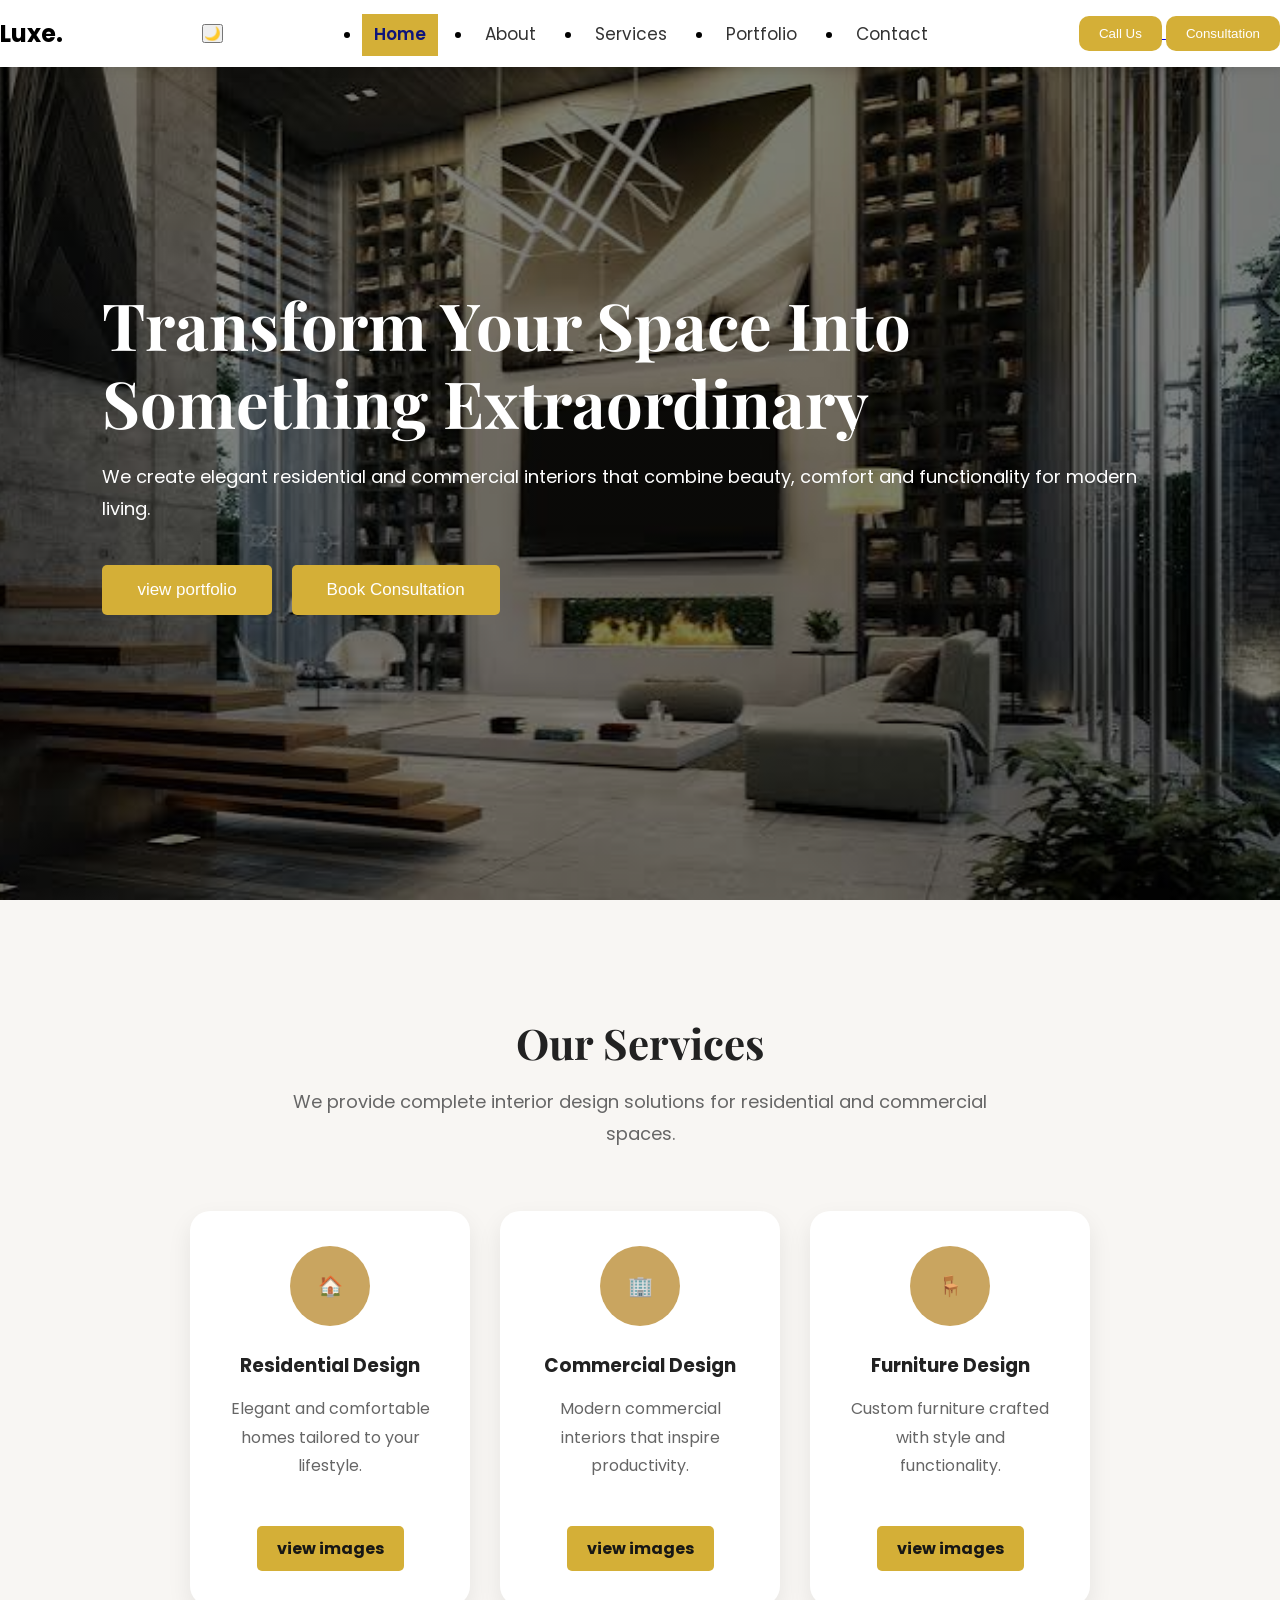
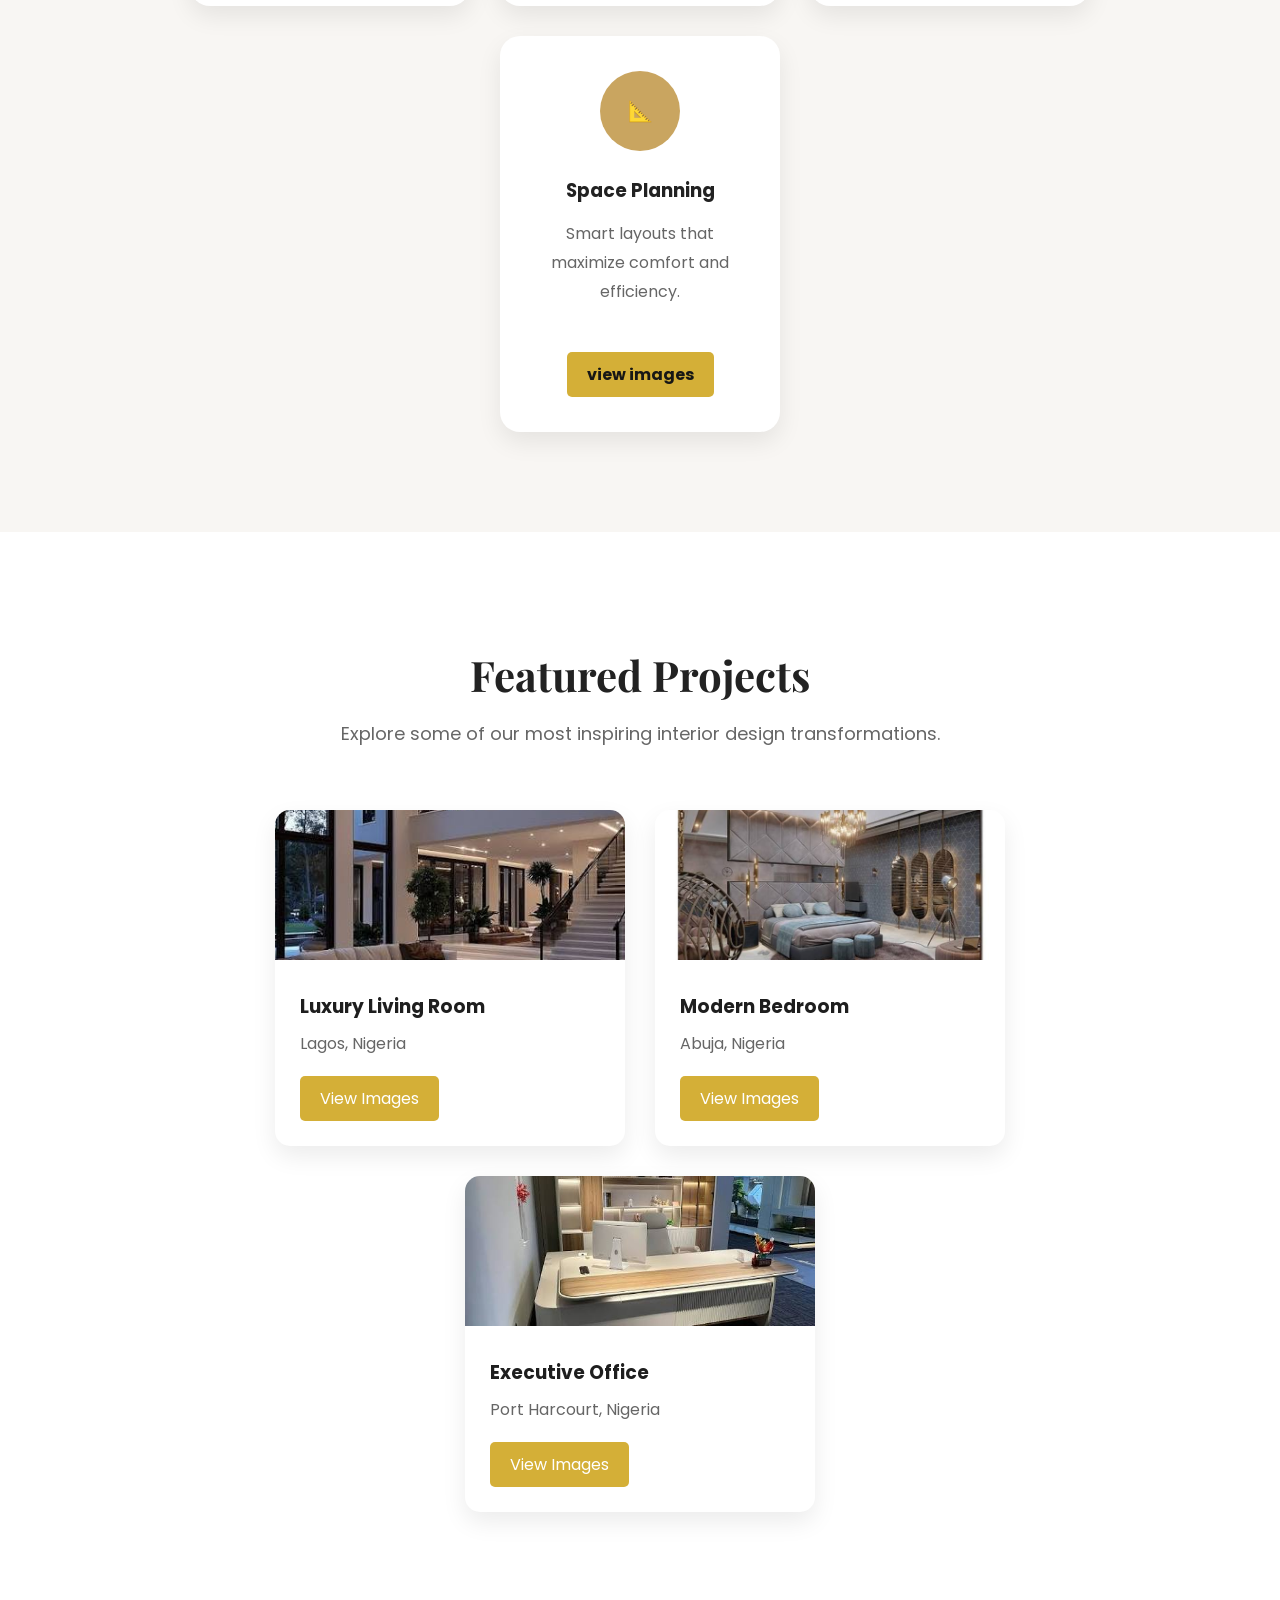
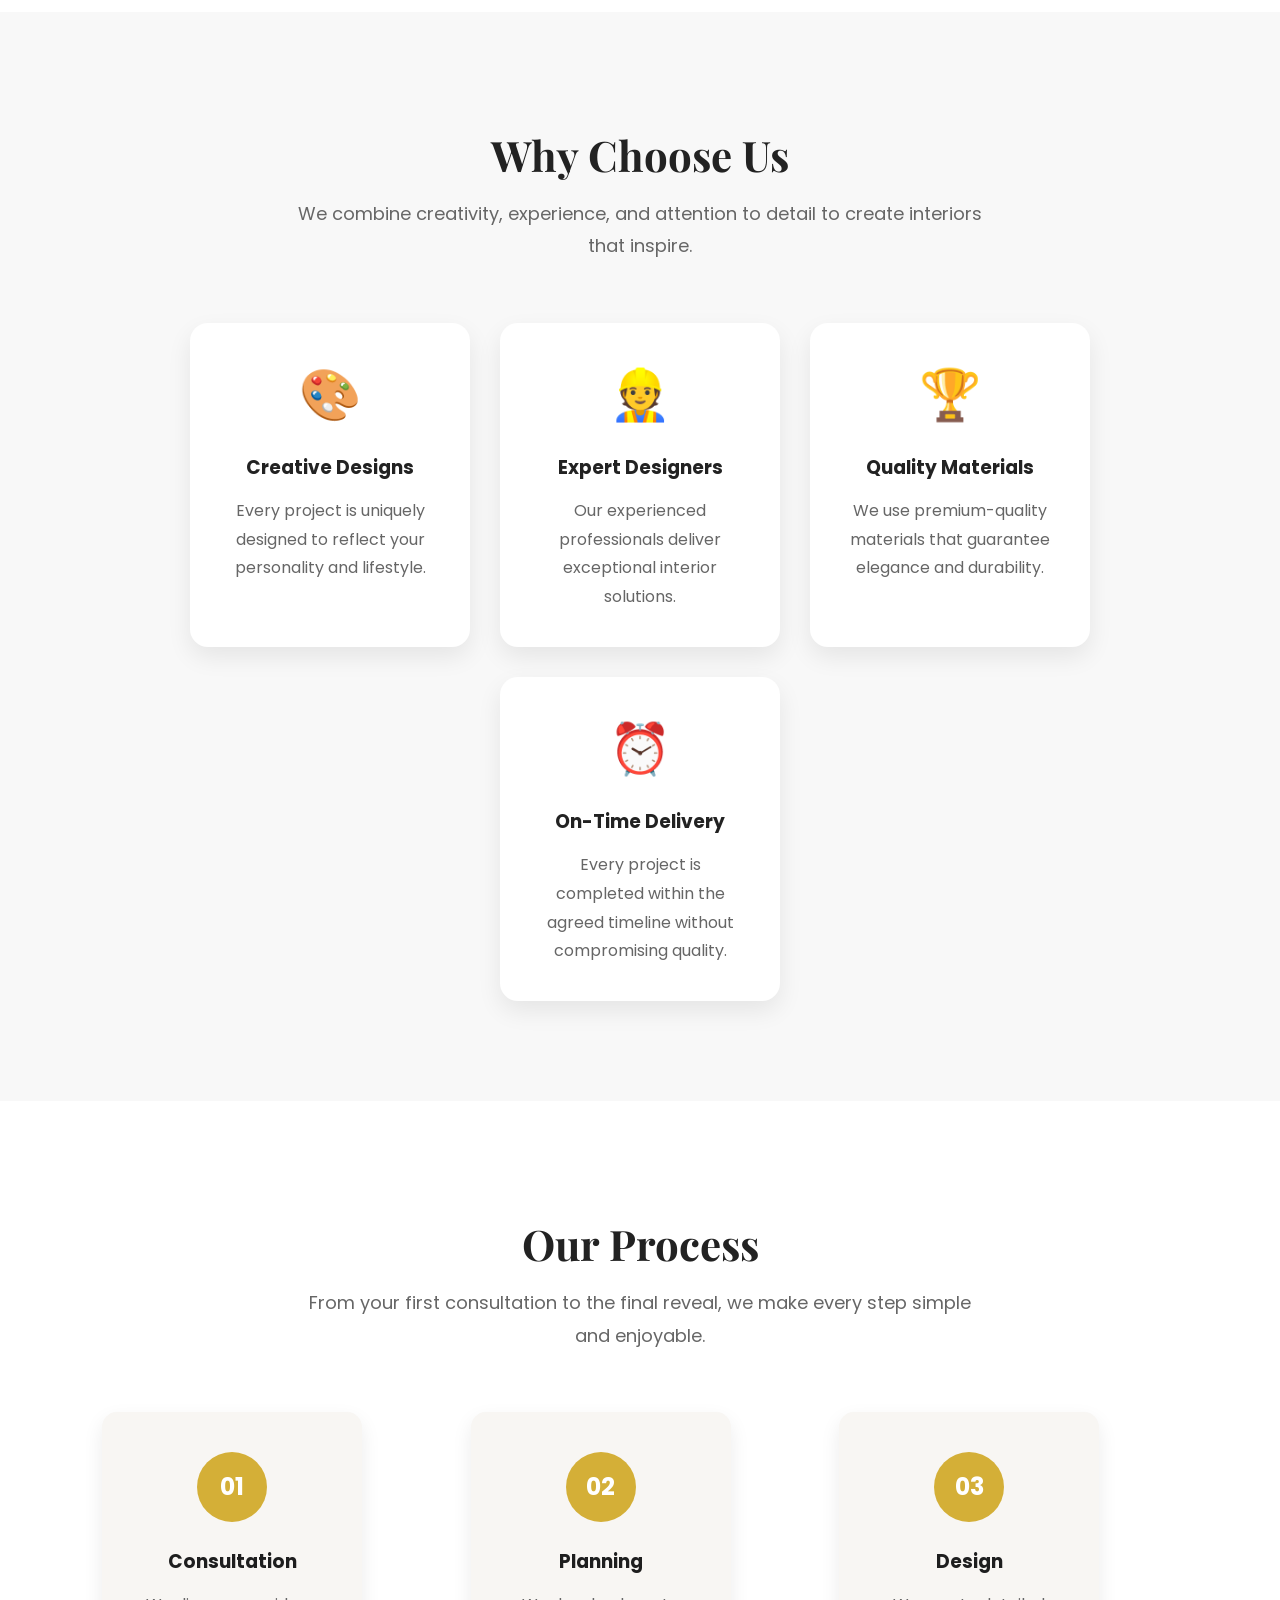
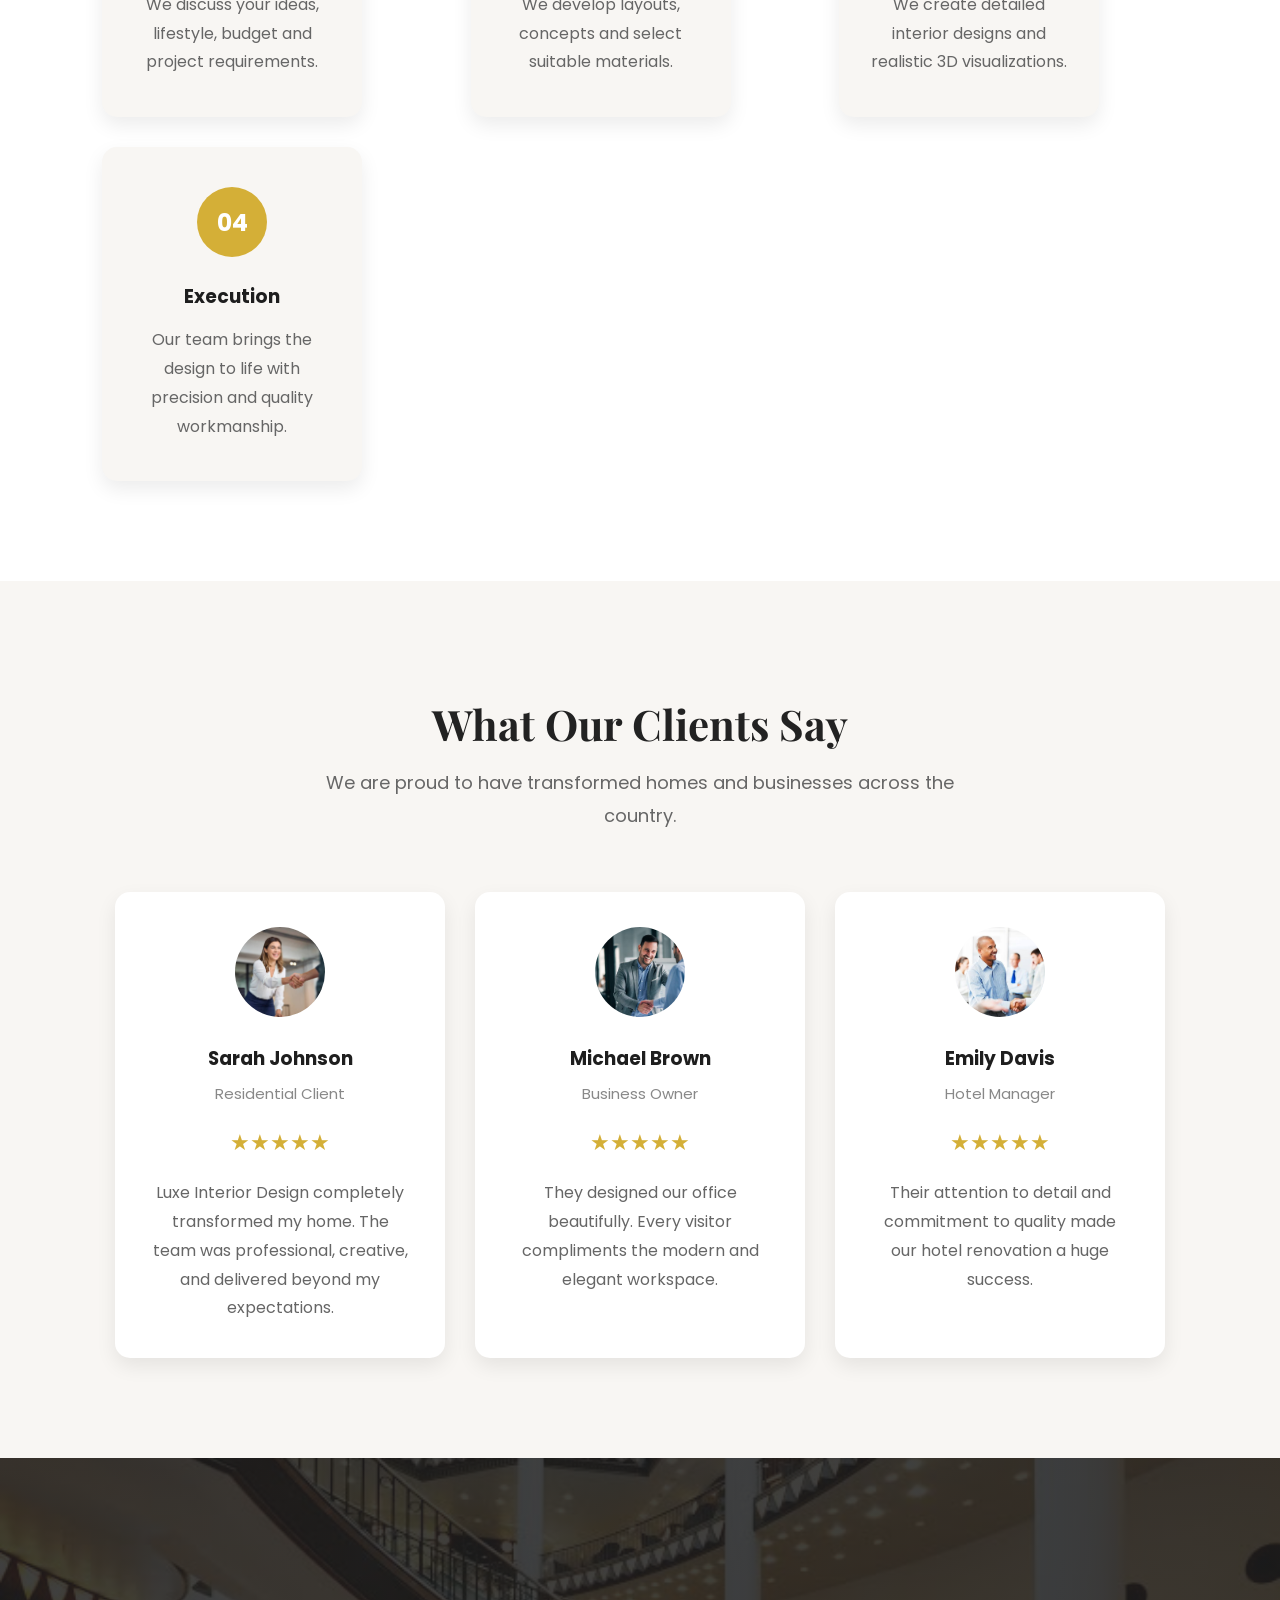
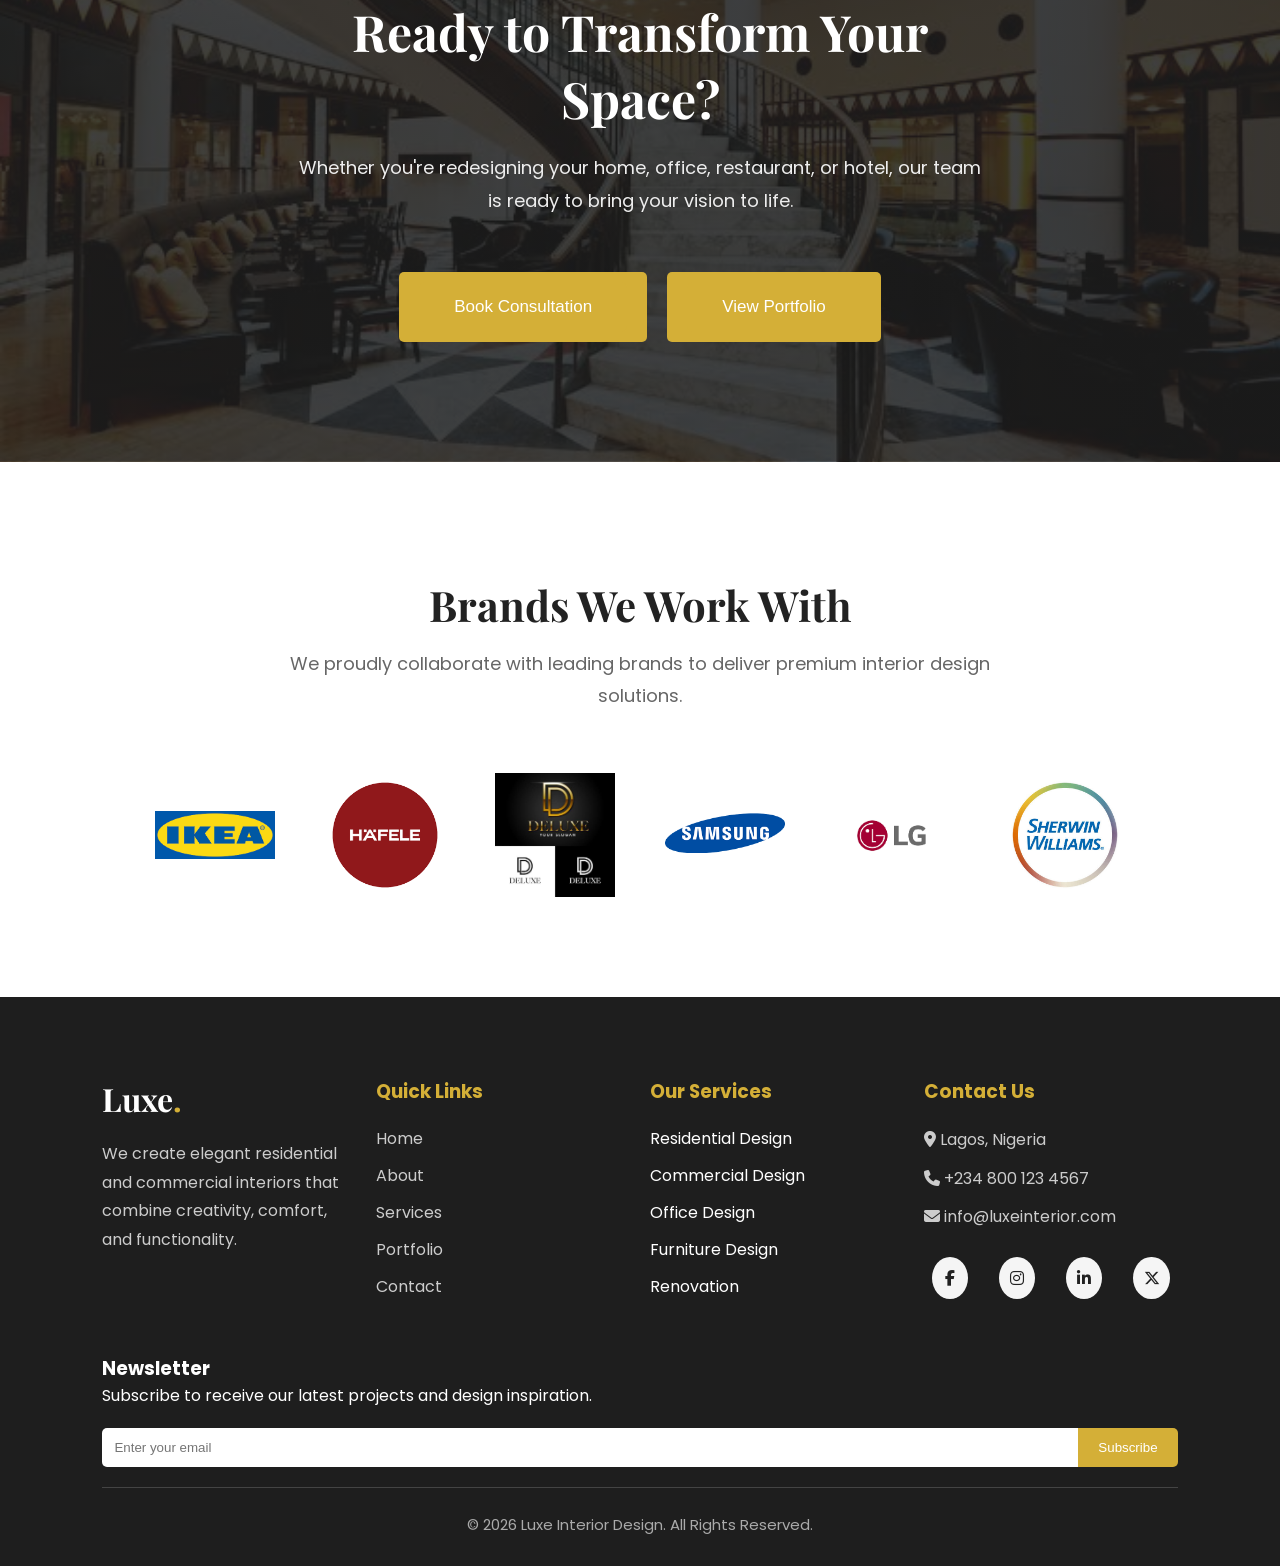
<file: index.html>
<!DOCTYPE html>
<html lang="en">

    <head>
        <meta charset="UTF-8">
        <meta name="viewport" content="width=device-width, initial-scale=1.0">
        <title>Luxe Interior Design</title>

        <link rel="stylesheet" href="css/style.css">
        <link rel="stylesheet" href="css/responsive.css">

        <link rel="stylesheet" href="https://cdnjs.cloudflare.com/ajax/libs/font-awesome/6.7.2/css/all.min.css">

        <!-- Google Fonts -->
        <link href="https://fonts.googleapis.com/css2?family=Playfair+Display:wght@500;600;700&family=Poppins:wght@300;400;500;600&display=swap" rel="stylesheet">
    </head>

    <body>
        <header>
            <nav class="navbar">
                <div class="logo">
                    <h2>Luxe<span>.</span></h2>
                </div>

                <div class="menu-toggle" id="menuToggle">
                    <i class="fas fa-bars"></i>
                </div>
                <button id="darkModeToggle" class="dark-btn">🌙</button>

                 <div class="mobile-menu">
                  <ul class="nav-links">
                    <li><a href="index.html" class="active">Home</a></li>
                    <li><a href="about.html">About</a></li>
                    <li><a href="services.html">Services</a></li>
                    <li><a href="portfolio.html">Portfolio</a></li>
                    <li><a href="contact.html">Contact</a></li>

                </ul>
               </div>
                <div class="nav-buttons">
                    <a href="contact.html" class="btn">
                         <button class="btn-one">
                           Call Us
                       </button>
                    </a>
                   <a href="contact.html" class="btn">
                      <button class="btn-two">
                          Consultation
                      </button>
                   </a>
                    
                </div>
                

            </nav>
        </header>    
        <section class="hero">
            <div class="hero-content">
                <h1>
                    Transform Your Space Into Something Extraordinary
                </h1>

                <p>
                    We create elegant residential and commercial interiors that combine
                    beauty, comfort and functionality for modern living.
                </p>
                <div class="hero-buttons">
                    <a href="portfolio.html" class="btn">
                        <button class="primary-btn">view portfolio</button>
                    </a>
                     <a href="contact.html" class="btn">
                        <button class="secondary-btn">
                            Book Consultation
                        </button>
                     </a>
                    

                </div>

            </div>
        </section>
        <section class="services">
            <div class="section-title">

                <h2>Our Services</h2>

                <p>
                    We provide complete interior design solutions for residential and commercial spaces.
                </p>

            </div>

            <div class="service-container">

                <div class="service-card">
                    <div class="icon">🏠</div>
                    <h3>Residential Design</h3>
                    <p>
                        Elegant and comfortable homes tailored to your lifestyle.
                    </p>
                    <a href="portfolio.html" class="view-btn">view images</a>

                </div>

                <div class="service-card">
                    <div class="icon">🏢</div>
                    <h3>Commercial Design</h3>
                    <p>
                        Modern commercial interiors that inspire productivity.
                    </p>
                    <a href="portfolio.html" class="view-btn">view images</a>

                </div>
                <div class="service-card">
                    <div class="icon">🪑</div>
                    <h3>Furniture Design</h3>
                    <p>
                        Custom furniture crafted with style and functionality.
                    </p>

                    <a href="portfolio.html" class="view-btn">view images</a>

                </div>

                <div class="service-card">
                    <div class="icon">📐</div>
                    <h3>Space Planning</h3>

                    <p>
                        Smart layouts that maximize comfort and efficiency.
                    </p>
                    <a href="portfolio.html" class="view-btn">view images</a>
                </div>
        </section>
        <section class="projects">

            <div class="section-title">

                <h2>Featured Projects</h2>

                <p>
                    Explore some of our most inspiring interior design transformations.
                </p>

            </div>

            <div class="project-container">

                <div class="project-card">

                    <img src="images/luxury.jpg" alt="Living Room">

                    <div class="project-info">
                        <h3>Luxury Living Room</h3>
                        <p>Lagos, Nigeria</p>

                        <a href="portfolio.html#living-room">View Images</a>
                    </div>

                </div>

                <div class="project-card">

                    <img src="images/bed.jpg" alt="Bedroom">

                    <div class="project-info">
                        <h3>Modern Bedroom</h3>
                        <p>Abuja, Nigeria</p>

                        <a href="portfolio.html#bedroom">View Images</a>
                    </div>

                </div>

                <div class="project-card">

                    <img src="images/office.jpg" alt="Office">

                    <div class="project-info">
                        <h3>Executive Office</h3>
                        <p>Port Harcourt, Nigeria</p>

                        <a href="portfolio.html#office">View Images</a>
                    </div>

                </div>

            </div>
        </section>
        <section class="why-choose">
            <div class="section-title">
                <h2>Why Choose Us</h2>

                <p>
                    We combine creativity, experience, and attention to detail to create interiors that inspire.
                </p>

            </div>
            <div class="choose-container">
                <div class="choose-card">
                    <div class="choose-icon">🎨</div>
                    <h3>Creative Designs</h3>
                    <p>
                        Every project is uniquely designed to reflect your personality and lifestyle.
                    </p>

                </div>
                <div class="choose-card">
                    <div class="choose-icon">👷</div>
                    <h3>Expert Designers</h3>

                    <p>
                        Our experienced professionals deliver exceptional interior solutions.
                    </p>

                </div>
                <div class="choose-card">
                    <div class="choose-icon">🏆</div>
                    <h3>Quality Materials</h3>

                    <p>
                        We use premium-quality materials that guarantee elegance and durability.
                    </p>

                </div>

                <div class="choose-card">
                    <div class="choose-icon">⏰</div>
                    <h3>On-Time Delivery</h3>

                    <p>
                        Every project is completed within the agreed timeline without compromising quality.
                    </p>
                </div>
            </div>
       </section>
       <section class="process">

            <div class="section-title">
                <h2>Our Process</h2>
                <p>
                    From your first consultation to the final reveal, we make every step simple and enjoyable.
                </p>
            </div>

            <div class="process-container">
                <div class="process-card">
                    <div class="number">01</div>
                    <h3>Consultation</h3>
                    <p>
                        We discuss your ideas, lifestyle, budget and project requirements.
                    </p>

                </div>

                <div class="process-card">
                    <div class="number">02</div>
                    <h3>Planning</h3>

                    <p>
                        We develop layouts, concepts and select suitable materials.
                    </p>
                </div>

                <div class="process-card">
                    <div class="number">03</div>
                    <h3>Design</h3>
                    <p>
                        We create detailed interior designs and realistic 3D visualizations.
                    </p>

                </div>

                <div class="process-card">
                    <div class="number">04</div>
                    <h3>Execution</h3>
                    <p>
                        Our team brings the design to life with precision and quality workmanship.
                    </p>

                </div>
            </div>
      </section>
      <section class="testimonials">

            <div class="section-title">
                <h2>What Our Clients Say</h2>
                <p>
                    We are proud to have transformed homes and businesses across the country.
                </p>

            </div>
            <div class="testimonial-container">
                <div class="testimonial-card">
                    <img src="images/client.jpg" alt="Client">
                    <h3>Sarah Johnson</h3>
                    <span>Residential Client</span>
                    <div class="stars">
                        ★★★★★
                    </div>
                    <p>
                        Luxe Interior Design completely transformed my home. The team was professional, creative, and delivered beyond my expectations.
                    </p>
                </div>

                <div class="testimonial-card">

                    <img src="images/client2.jpg" alt="Client">

                    <h3>Michael Brown</h3>
                    <span>Business Owner</span>
                    <div class="stars">
                        ★★★★★
                    </div>

                    <p>
                        They designed our office beautifully. Every visitor compliments the modern and elegant workspace.
                    </p>
                </div>
                <div class="testimonial-card">
                    <img src="images/client3.jpg" alt="Client">
                    <h3>Emily Davis</h3>
                    <span>Hotel Manager</span>
                    <div class="stars">
                        ★★★★★
                    </div>
                    <p>
                        Their attention to detail and commitment to quality made our hotel renovation a huge success.
                    </p>
                </div>
            </div>
      </section>
      <section class="cta">
            <div class="cta-content">

                <h2>Ready to Transform Your Space?</h2>
                <p>
                    Whether you're redesigning your home, office, restaurant, or hotel,
                    our team is ready to bring your vision to life.
                </p>

                <div class="cta-buttons">
                    <a href="contact.html" class="view-btn">
                        <button class="cta-btn1">
                            Book Consultation
                        </button>
                    </a>
                    <a href="portfolio.html" class="view-btn">
                         <button class="cta-btn2">
                             View Portfolio
                         </button>
                    </a>
                    
                    
                </div>
            </div>
       </section>
       <section class="brands">
            <div class="section-title">
                <h2>Brands We Work With</h2>
                <p>
                    We proudly collaborate with leading brands to deliver premium interior design solutions.
                </p>

            </div>

            <div class="brands-container">
                <img src="images/ikea.png" alt="IKEA">
                <img src="images/hafele.png" alt="Hafele">
                <img src="images/logo.jpg" alt="Dulux">
                <img src="images/samsung.png" alt="Samsung">
                <img src="images/LG.png" alt="LG">
                <img src="images/sherwin.jpg" alt="Sherwin-Williams">
            </div>
      </section>
      <footer>
            <div class="footer-container">
                <div class="footer-box">
                    <h2>Luxe<span>.</span></h2>
                    <p>
                        We create elegant residential and commercial interiors that combine
                        creativity, comfort, and functionality.
                    </p>
                </div>

                <div class="footer-box">
                    <h3>Quick Links</h3>
                    <ul>

                        <li><a href="index.html">Home</a></li>
                        <li><a href="about.html">About</a></li>
                        <li><a href="services.html">Services</a></li>
                        <li><a href="portfolio.html">Portfolio</a></li>
                        <li><a href="contact.html">Contact</a></li>
                    </ul>
                </div>

                <div class="footer-box">
                    <h3>Our Services</h3>

                    <ul>

                        <li>Residential Design</li>
                        <li>Commercial Design</li>
                        <li>Office Design</li>
                        <li>Furniture Design</li>
                        <li>Renovation</li>
                    </ul>

                </div>

                <div class="footer-box">
                    <h3>Contact Us</h3>
                    <p><i class="fas fa-location-dot"></i> Lagos, Nigeria</p>
                    <p><i class="fas fa-phone"></i> +234 800 123 4567</p>
                    <p><i class="fas fa-envelope"></i> info@luxeinterior.com</p>

                    <div class="social-icons">
                    <a href="#"><i class="fab fa-facebook-f"></i></a>
                    <a href="#"><i class="fab fa-instagram"></i></a>
                    <a href="#"><i class="fab fa-linkedin-in"></i></a>
                    <a href="#"><i class="fab fa-x-twitter"></i></a>
                    </div>

                </div>
            </div>
            <div class="newsletter">

                <h3>Newsletter</h3>
                <p>Subscribe to receive our latest projects and design inspiration.</p>

                <form>
                    <input type="email" placeholder="Enter your email">
                    <button>Subscribe</button>
                </form>

            </div>
            <hr>
            <div class="copyright">
                <p>
                    © 2026 Luxe Interior Design. All Rights Reserved.
                </p>
            </div>
      </footer>

      <script src="js/script.js"></script>
                
  </body>
</html>
</file>
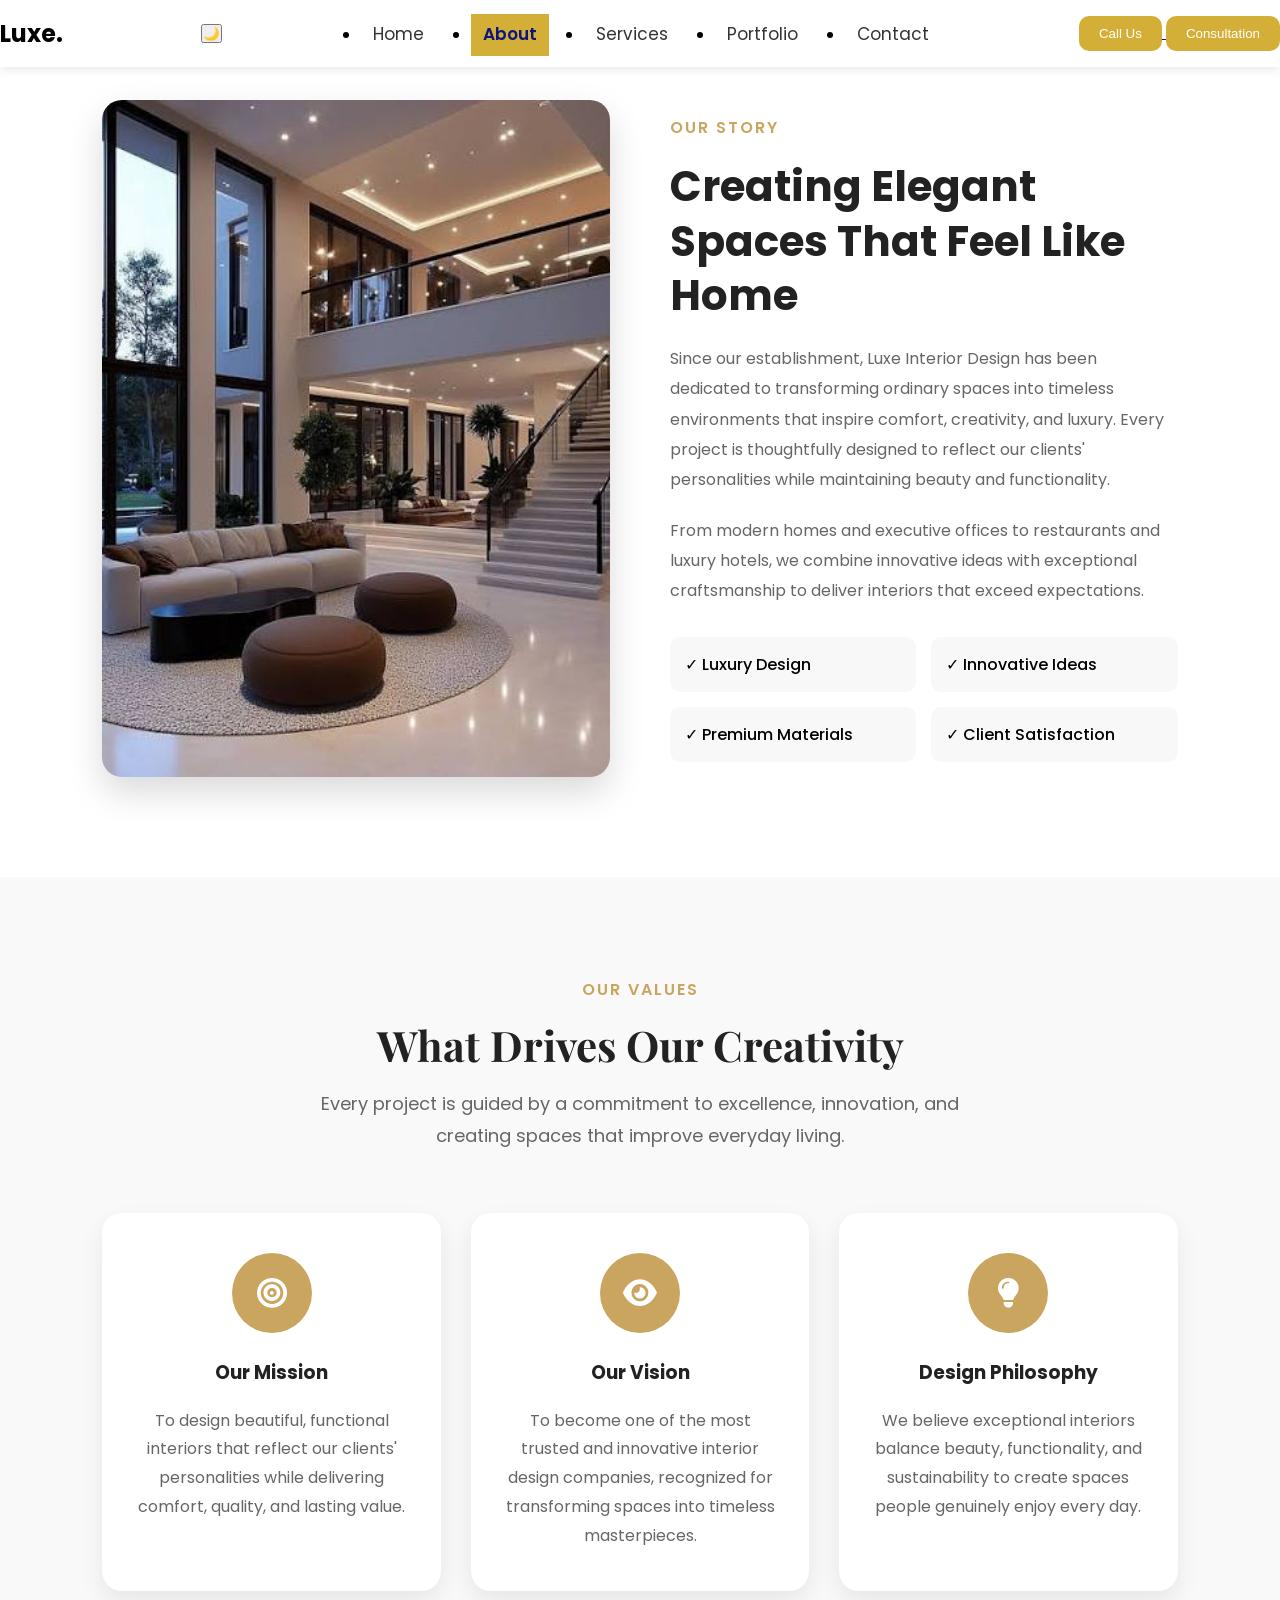
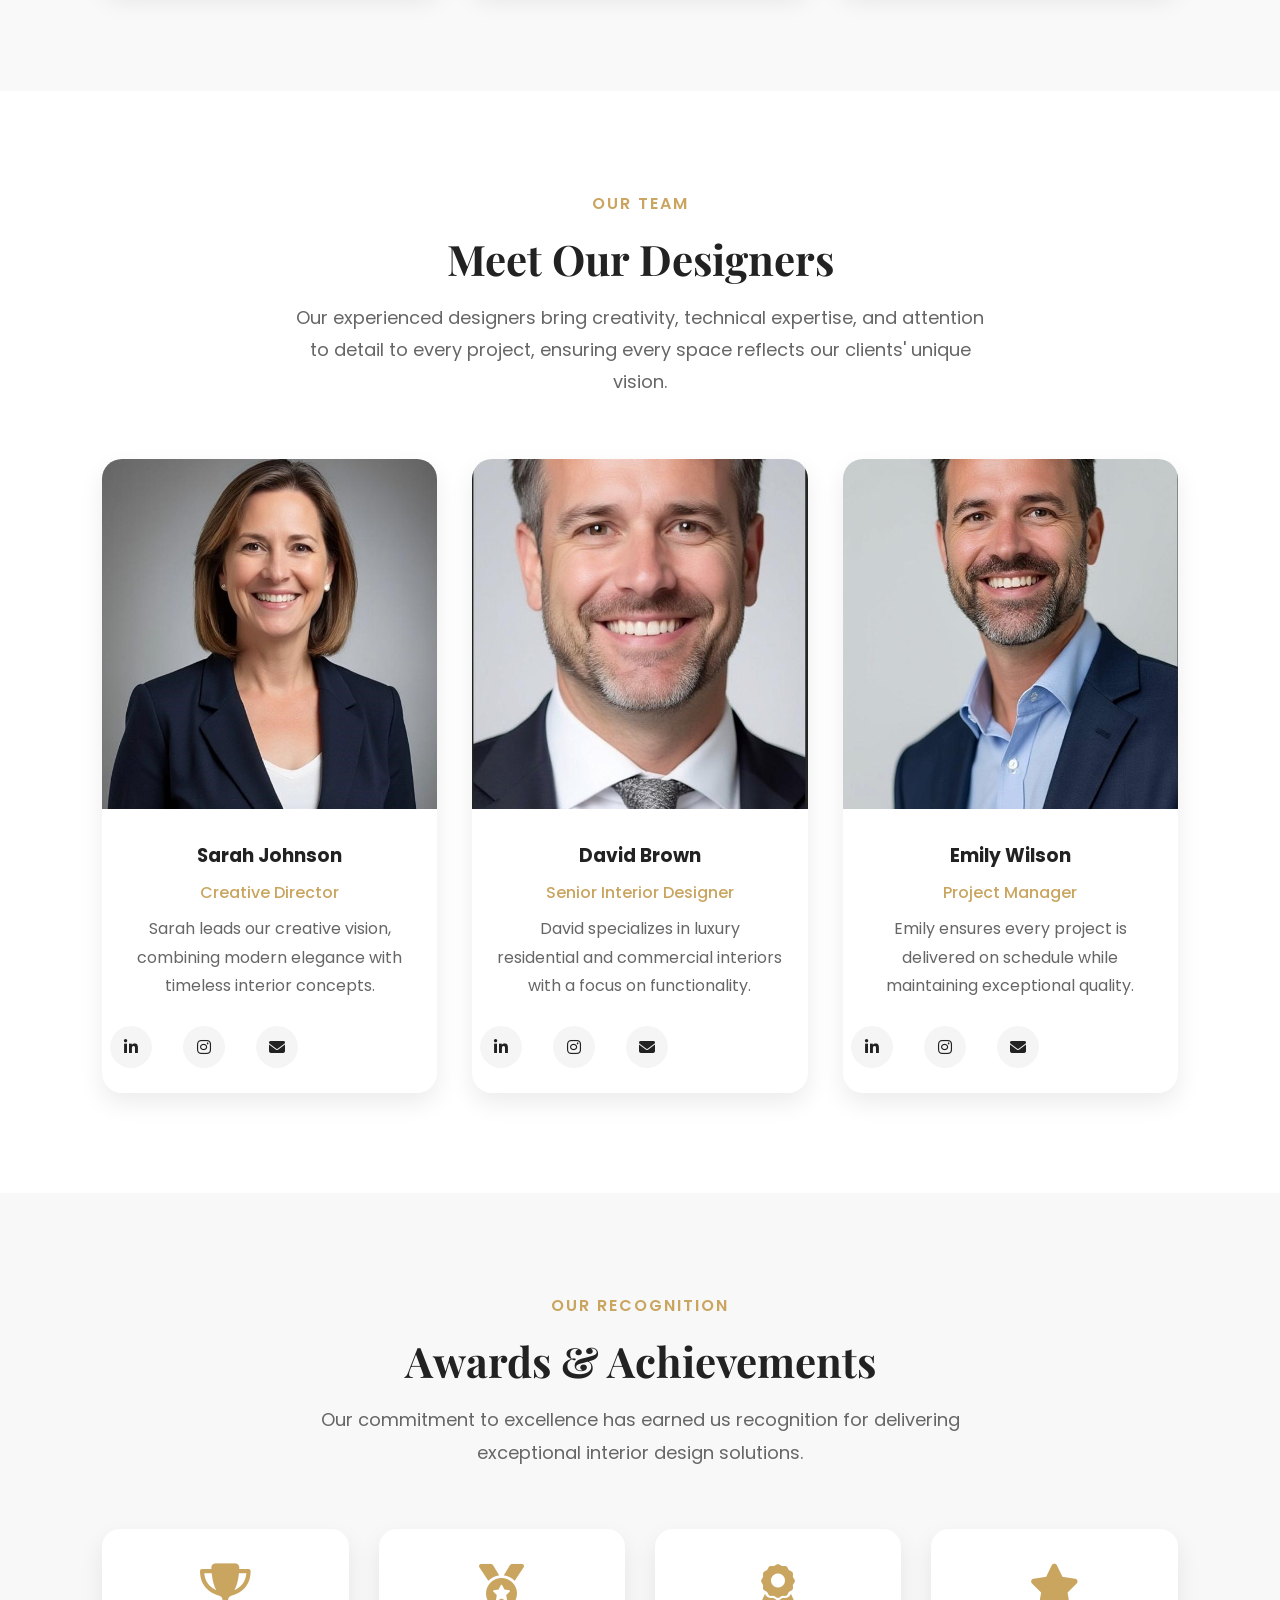
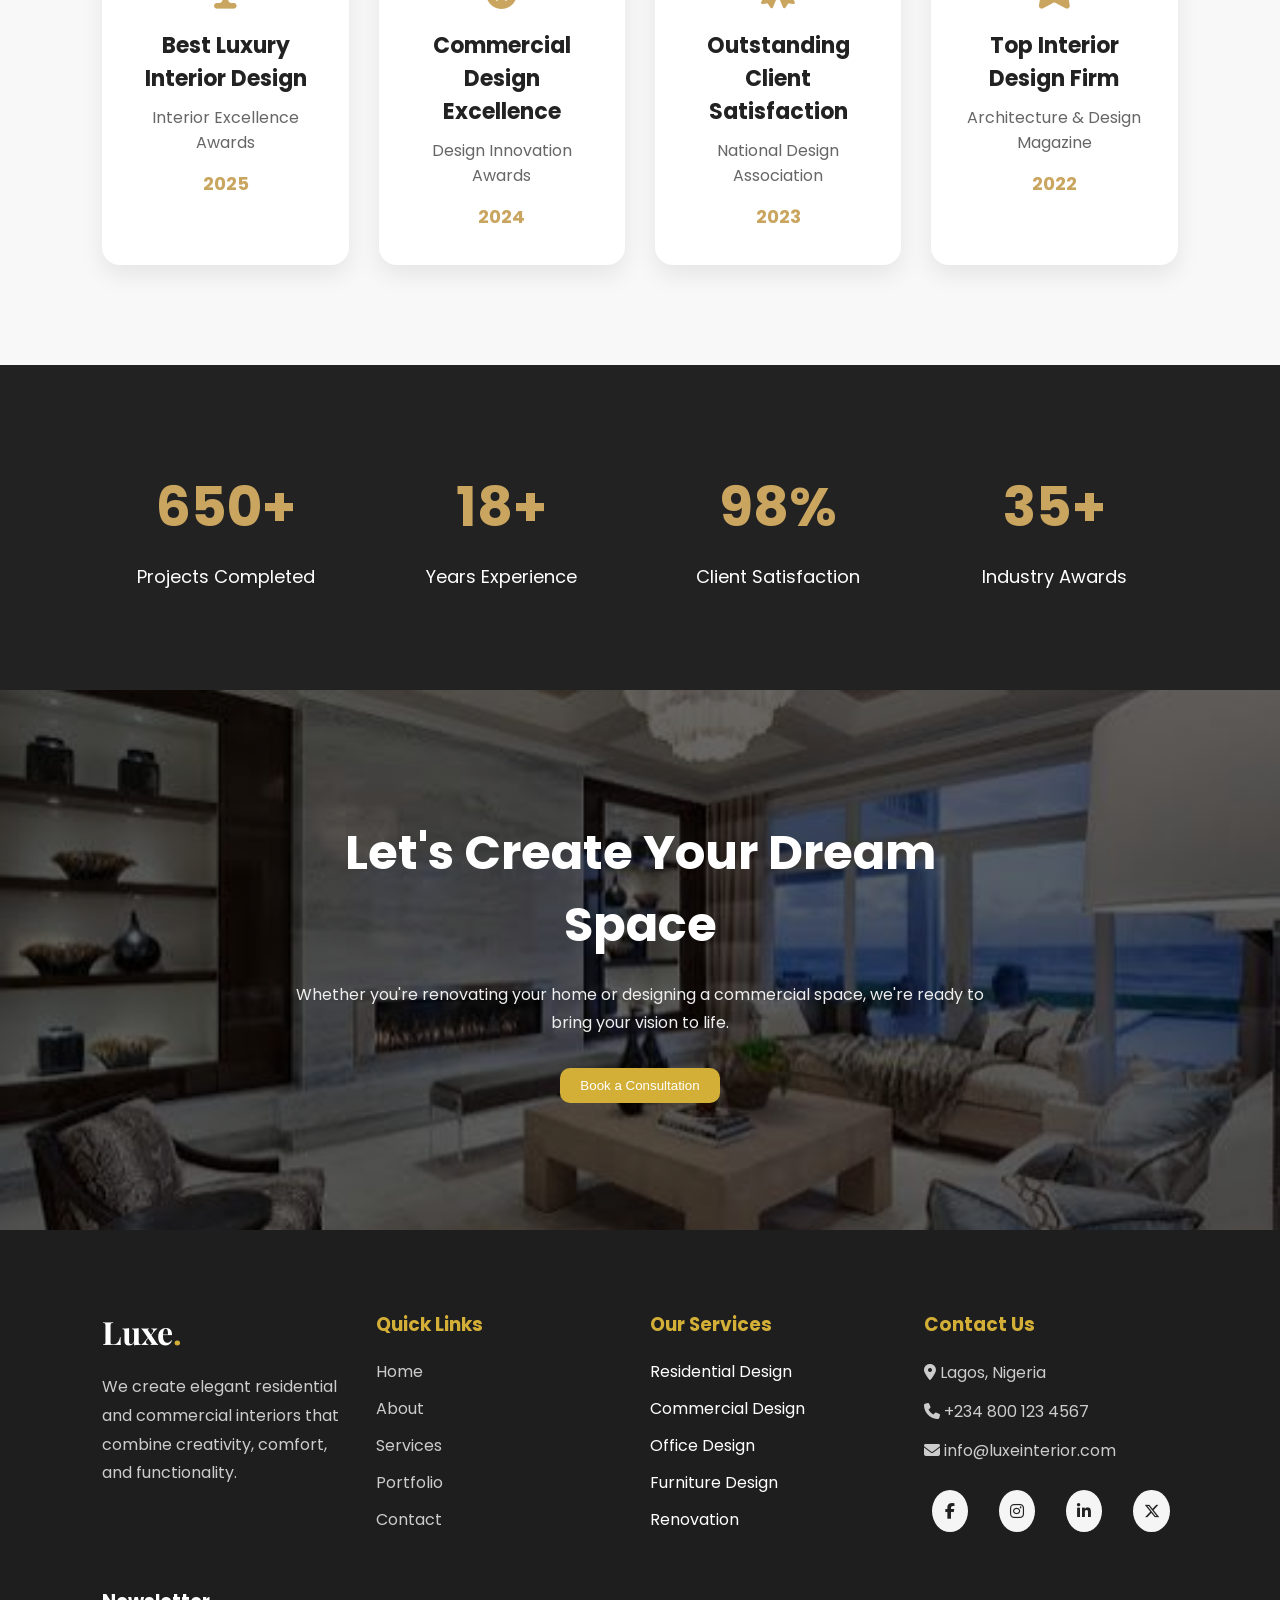
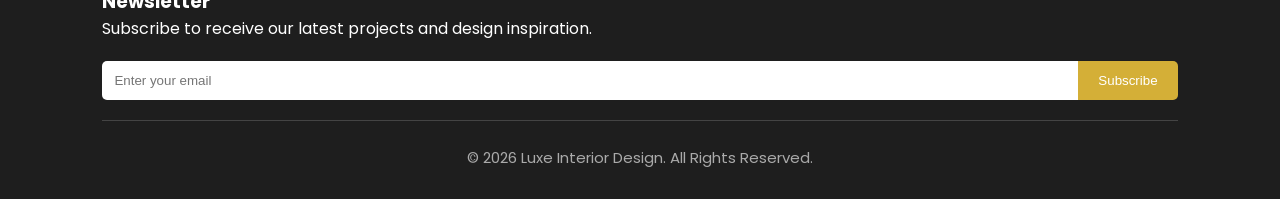
<file: about.html>
<!DOCTYPE html>
<html lang="en">

    <head>
        <meta charset="UTF-8">
        <meta name="viewport" content="width=device-width, initial-scale=1.0">
        <title>Luxe Interior Design</title>

        <link rel="stylesheet" href="css/style.css">
        <link rel="stylesheet" href="css/responsive.css">

        <link rel="stylesheet" href="https://cdnjs.cloudflare.com/ajax/libs/font-awesome/6.7.2/css/all.min.css">

        <!-- Google Fonts -->
        <link href="https://fonts.googleapis.com/css2?family=Playfair+Display:wght@500;600;700&family=Poppins:wght@300;400;500;600&display=swap" rel="stylesheet">
    </head>

    <body>
        <header>
            <nav class="navbar">
                <div class="logo">
                    <h2>Luxe<span>.</span></h2>
                </div>
                <div class="menu-toggle" id="menuToggle">
                    <i class="fas fa-bars"></i>
                </div>
                <button id="darkModeToggle" class="dark-btn">🌙</button>

               <div class="mobile-menu">
                  <ul class="nav-links">
                    <li><a href="index.html" >Home</a></li>
                    <li><a href="about.html" class="active">About</a></li>
                    <li><a href="services.html">Services</a></li>
                    <li><a href="portfolio.html">Portfolio</a></li>
                    <li><a href="contact.html">Contact</a></li>

                </ul>
               </div>
                <div class="nav-buttons">
                    <a href="contact.html" class="btn">
                         <button class="btn-one">
                           Call Us
                       </button>
                    </a>
                   <a href="contact.html" class="btn">
                      <button class="btn-two">
                          Consultation
                      </button>
                   </a>
                    
                </div>

            </nav>
        </header>  
        <section class="company-story">

                <div class="container">
                    <div class="story-image">
                    <img src="images/luxury.jpg" alt="Luxury Interior Design">

                </div>

                <div class="story-content">
                    <span class="section-subtitle">OUR STORY</span>
                    <h2>Creating Elegant Spaces That Feel Like Home</h2>

                    <p>
                        Since our establishment, Luxe Interior Design has been dedicated
                        to transforming ordinary spaces into timeless environments that
                        inspire comfort, creativity, and luxury. Every project is
                        thoughtfully designed to reflect our clients' personalities
                        while maintaining beauty and functionality.
                    </p>
                    <p>
                        From modern homes and executive offices to restaurants and
                        luxury hotels, we combine innovative ideas with exceptional
                        craftsmanship to deliver interiors that exceed expectations.
                    </p>

                    <div class="story-features">

                        <div>
                            ✓ Luxury Design
                        </div>
                        <div>
                            ✓ Innovative Ideas
                        </div>
                        <div>
                            ✓ Premium Materials
                        </div>
                        <div>
                            ✓ Client Satisfaction
                        </div>
                    </div>

                </div>
            </div>
        </section>
        <section class="mission-section">
            <div class="section-title">

                <span>OUR VALUES</span>
                <h2>What Drives Our Creativity</h2>
                <p>
                    Every project is guided by a commitment to excellence,
                    innovation, and creating spaces that improve everyday living.
                </p>

            </div>

            <div class="mission-container">
                <div class="mission-card">

                    <div class="icon">
                        <i class="fa-solid fa-bullseye"></i>
                    </div>

                    <h3>Our Mission</h3>
                    <p>
                        To design beautiful, functional interiors that reflect our
                        clients' personalities while delivering comfort,
                        quality, and lasting value.
                    </p>

                </div>

                <div class="mission-card">

                    <div class="icon">
                        <i class="fa-solid fa-eye"></i>
                    </div>
                    <h3>Our Vision</h3>

                    <p>
                        To become one of the most trusted and innovative interior
                        design companies, recognized for transforming spaces into
                        timeless masterpieces.
                    </p>

                </div>

                <div class="mission-card">
                    <div class="icon">
                        <i class="fa-solid fa-lightbulb"></i>
                    </div>

                    <h3>Design Philosophy</h3>
                    <p>
                        We believe exceptional interiors balance beauty,
                        functionality, and sustainability to create spaces people
                        genuinely enjoy every day.
                    </p>
                </div>
            </div>
        </section>
        <section class="designers">
            <div class="section-title">
                <span>OUR TEAM</span>
                <h2>Meet Our Designers</h2>
                <p>
                    Our experienced designers bring creativity, technical expertise,
                    and attention to detail to every project, ensuring every space
                    reflects our clients' unique vision.
                </p>

            </div>
            <div class="designers-container">

                <div class="designer-card">
                    <img src="images/ceo.jpg" alt="Creative Director">
                    <h3>Sarah Johnson</h3>

                    <h4>Creative Director</h4>
                    <p>
                        Sarah leads our creative vision, combining modern elegance with timeless interior concepts.
                    </p>

                    <div class="social-icons">
                        <a href="#"><i class="fa-brands fa-linkedin-in"></i></a>
                        <a href="#"><i class="fa-brands fa-instagram"></i></a>
                        <a href="#"><i class="fa-solid fa-envelope"></i></a>
                    </div>

                </div>

                <div class="designer-card">
                    <img src="images/chief2.jpeg" alt="Senior Interior Designer">

                    <h3>David Brown</h3>
                    <h4>Senior Interior Designer</h4>

                    <p>
                        David specializes in luxury residential and commercial interiors with a focus on functionality.
                    </p>
                    <div class="social-icons">
                        <a href="#"><i class="fa-brands fa-linkedin-in"></i></a>
                        <a href="#"><i class="fa-brands fa-instagram"></i></a>
                        <a href="#"><i class="fa-solid fa-envelope"></i></a>
                    </div>

                </div>

                <div class="designer-card">
                    <img src="images/chief3.jpeg" alt="Project Manager">

                    <h3>Emily Wilson</h3>
                    <h4>Project Manager</h4>

                    <p>
                        Emily ensures every project is delivered on schedule while maintaining exceptional quality.
                    </p>
                    <div class="social-icons">
                        <a href="#"><i class="fa-brands fa-linkedin-in"></i></a>
                        <a href="#"><i class="fa-brands fa-instagram"></i></a>
                        <a href="#"><i class="fa-solid fa-envelope"></i></a>
                    </div>
                </div>
            </div>
        </section>
        <section class="awards">
            <div class="section-title">
                <span>OUR RECOGNITION</span>
                <h2>Awards & Achievements</h2>

                <p>
                    Our commitment to excellence has earned us recognition for
                    delivering exceptional interior design solutions.
                </p>

            </div>

            <div class="awards-container">

                <div class="award-card">
                    <i class="fa-solid fa-trophy"></i>
                    <h3>Best Luxury Interior Design</h3>
                    <p>Interior Excellence Awards</p>
                    <span>2025</span>
                </div>
                <div class="award-card">
                    <i class="fa-solid fa-medal"></i>
                    <h3>Commercial Design Excellence</h3>
                    <p>Design Innovation Awards</p>
                    <span>2024</span>
                </div>

                <div class="award-card">
                    <i class="fa-solid fa-award"></i>
                    <h3>Outstanding Client Satisfaction</h3>
                    <p>National Design Association</p>
                    <span>2023</span>
                </div>

                <div class="award-card">
                    <i class="fa-solid fa-star"></i>
                    <h3>Top Interior Design Firm</h3>
                    <p>Architecture & Design Magazine</p>
                    <span>2022</span>
                </div>
            </div>
        </section>
        <section class="stats">

            <div class="stats-box">
                <h2>650+</h2>
                <p>Projects Completed</p>
            </div>
            <div class="stats-box">
                <h2>18+</h2>
                <p>Years Experience</p>
            </div>

            <div class="stats-box">
                <h2>98%</h2>
                <p>Client Satisfaction</p>
            </div>
            <div class="stats-box">
                <h2>35+</h2>
                <p>Industry Awards</p>
            </div>
        </section>
        <section class="about-cta">

            <div class="cta-overlay">

                <h2>Let's Create Your Dream Space</h2>
                <p>
                    Whether you're renovating your home or designing a commercial
                    space, we're ready to bring your vision to life.
                </p>

               <a href="contact.html" class="btn">
                      <button class="btn-two">
                         Book a Consultation
                      </button>
                   </a>
            </div>
        </section>
        <footer>
            <div class="footer-container">
                <div class="footer-box">
                    <h2>Luxe<span>.</span></h2>
                    <p>
                        We create elegant residential and commercial interiors that combine
                        creativity, comfort, and functionality.
                    </p>
                </div>

                <div class="footer-box">
                    <h3>Quick Links</h3>
                    <ul>

                        <li><a href="index.html">Home</a></li>
                        <li><a href="about.html">About</a></li>
                        <li><a href="services.html">Services</a></li>
                        <li><a href="portfolio.html">Portfolio</a></li>
                        <li><a href="contact.html">Contact</a></li>
                    </ul>
                </div>

                <div class="footer-box">
                    <h3>Our Services</h3>

                    <ul>

                        <li>Residential Design</li>
                        <li>Commercial Design</li>
                        <li>Office Design</li>
                        <li>Furniture Design</li>
                        <li>Renovation</li>
                    </ul>

                </div>

                <div class="footer-box">
                    <h3>Contact Us</h3>
                    <p><i class="fas fa-location-dot"></i> Lagos, Nigeria</p>
                    <p><i class="fas fa-phone"></i> +234 800 123 4567</p>
                    <p><i class="fas fa-envelope"></i> info@luxeinterior.com</p>

                    <div class="social-icons">
                    <a href="#"><i class="fab fa-facebook-f"></i></a>
                    <a href="#"><i class="fab fa-instagram"></i></a>
                    <a href="#"><i class="fab fa-linkedin-in"></i></a>
                    <a href="#"><i class="fab fa-x-twitter"></i></a>
                    </div>

                </div>
            </div>
            <div class="newsletter">

                <h3>Newsletter</h3>
                <p>Subscribe to receive our latest projects and design inspiration.</p>

                <form>
                    <input type="email" placeholder="Enter your email">
                    <button>Subscribe</button>
                </form>

            </div>
            <hr>
            <div class="copyright">
                <p>
                    © 2026 Luxe Interior Design. All Rights Reserved.
                </p>
            </div>
      </footer>

      <script src="js/script.js"></script>
                
</body>
</html>
</file>
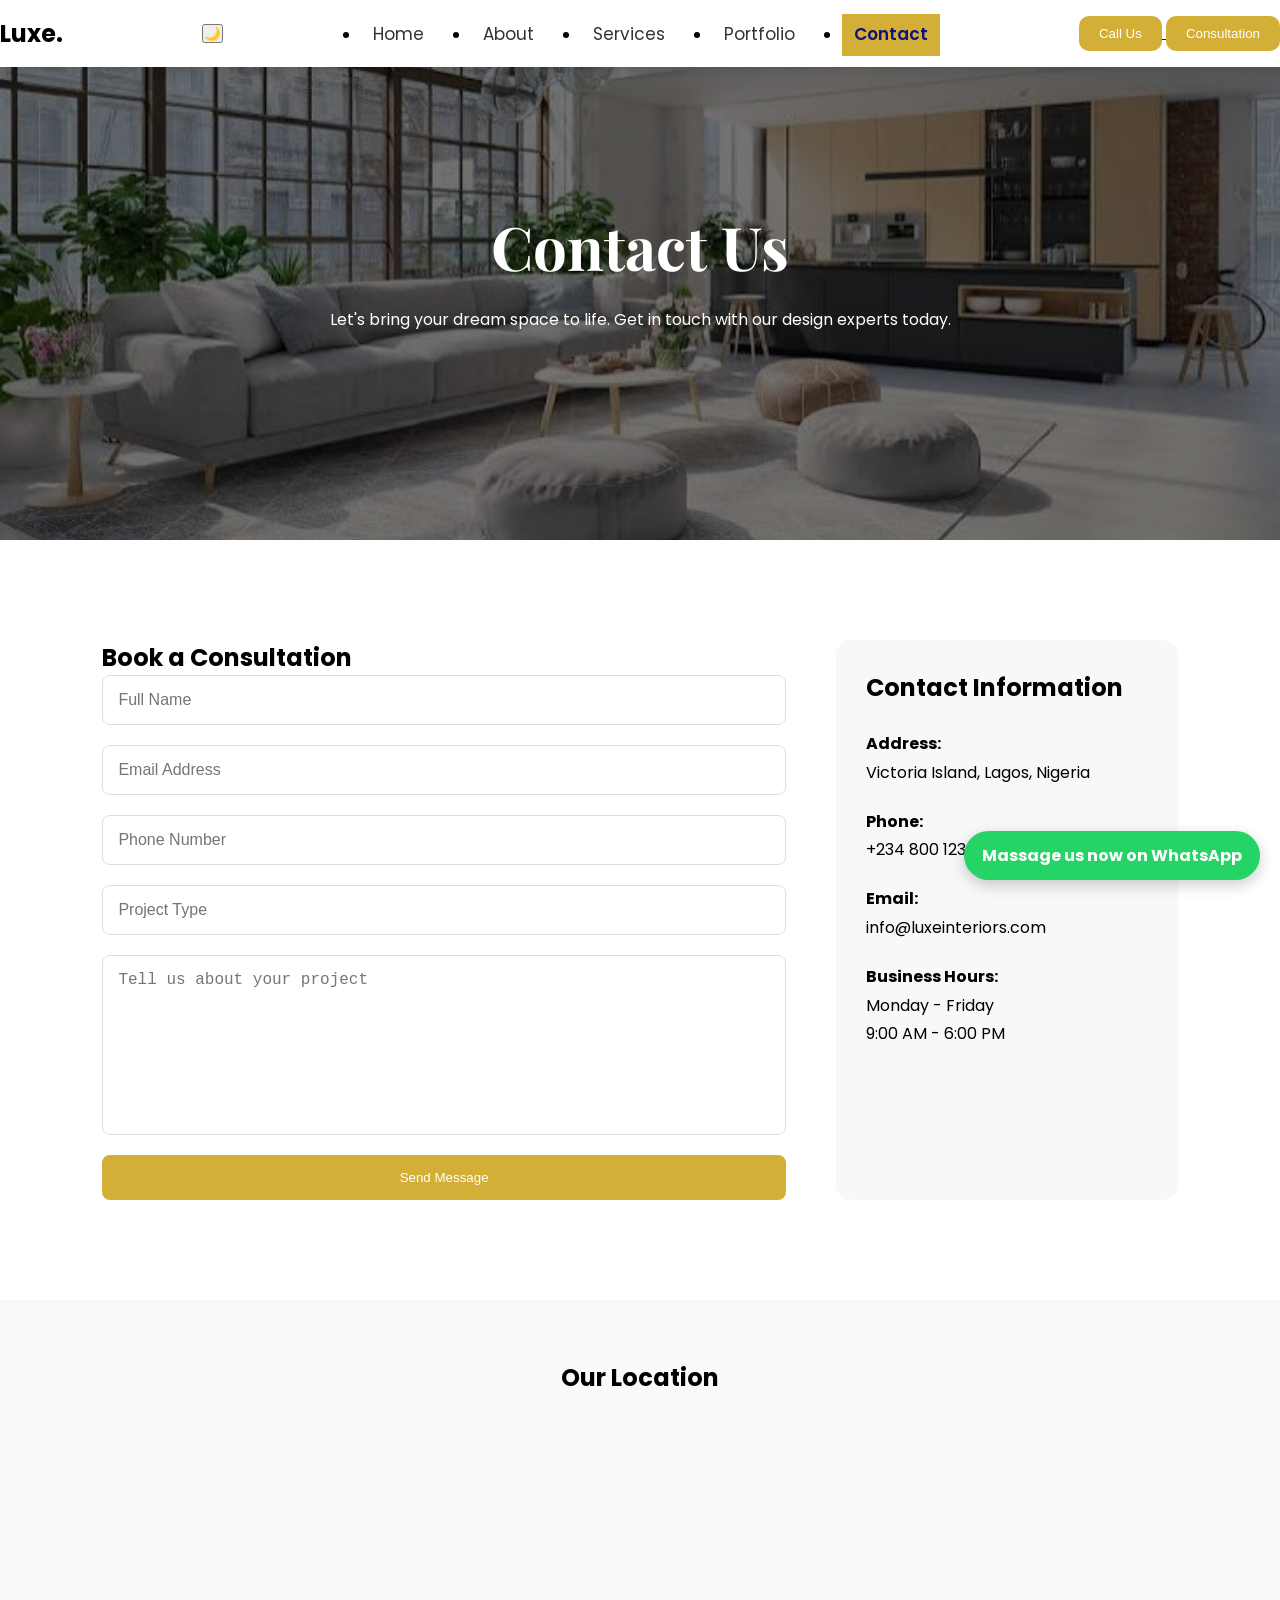
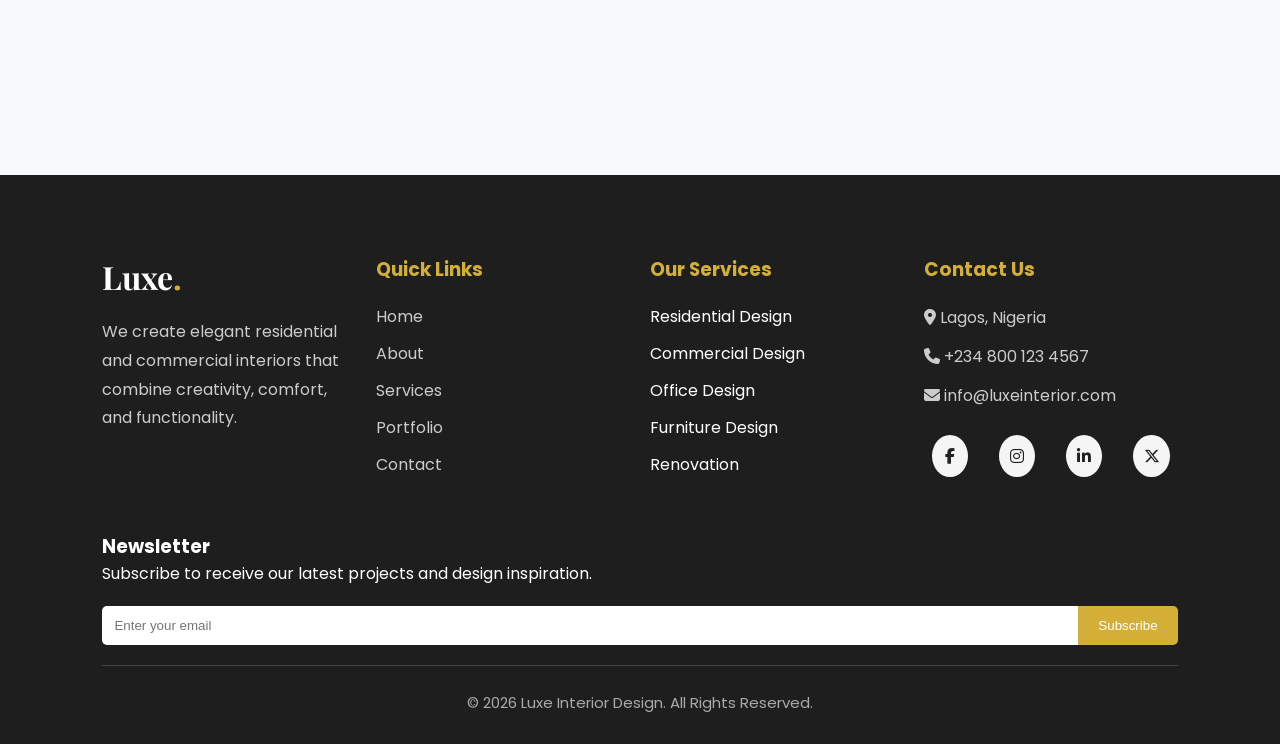
<file: contact.html>
<!DOCTYPE html>
<html lang="en">

    <head>
        <meta charset="UTF-8">
        <meta name="viewport" content="width=device-width, initial-scale=1.0">
        <title>Luxe Interior Design</title>

        <link rel="stylesheet" href="css/style.css">
        <link rel="stylesheet" href="css/responsive.css">

        <link rel="stylesheet" href="https://cdnjs.cloudflare.com/ajax/libs/font-awesome/6.7.2/css/all.min.css">

        <!-- Google Fonts -->
        <link href="https://fonts.googleapis.com/css2?family=Playfair+Display:wght@500;600;700&family=Poppins:wght@300;400;500;600&display=swap" rel="stylesheet">
    </head>

    <body>
        <header>
            <nav class="navbar">
                <div class="logo">
                    <h2>Luxe<span>.</span></h2>
                </div>

                <div class="menu-toggle" id="menuToggle">
                    <i class="fas fa-bars"></i>
                </div>
                <button id="darkModeToggle" class="dark-btn">🌙</button>

                 <div class="mobile-menu">
                  <ul class="nav-links">
                    <li><a href="index.html" >Home</a></li>
                    <li><a href="about.html" >About</a></li>
                    <li><a href="services.html">Services</a></li>
                    <li><a href="portfolio.html">Portfolio</a></li>
                    <li><a href="contact.html" class="active">Contact</a></li>

                </ul>
               </div>
                <div class="nav-buttons">
                    <a href="contact.html" class="btn">
                         <button class="btn-one">
                           Call Us
                       </button>
                    </a>
                   <a href="contact.html" class="btn">
                      <button class="btn-two">
                          Consultation
                      </button>
                   </a>
                    
                </div>
                

            </nav>
      </header>
      <section class="contact-hero">

            <div class="contact-overlay">

                <h1>Contact Us</h1>

                <p>
                    Let's bring your dream space to life. Get in touch with our design experts today.
                </p>

            </div>
       </section>
       <section class="contact-section">
            <div class="contact-form">
                <h2>Book a Consultation</h2>

                <form>
                    <input type="text" placeholder="Full Name" required>
                    <input type="email" placeholder="Email Address" required>
                    <input type="tel" placeholder="Phone Number">
                    <input type="text" placeholder="Project Type">
                    <textarea placeholder="Tell us about your project"></textarea>
                    <button type="submit">Send Message</button>
                </form>

            </div>
            <div class="contact-info">
                <h2>Contact Information</h2>
                <p><strong>Address:</strong><br>Victoria Island, Lagos, Nigeria</p>
                <p><strong>Phone:</strong><br>+234 800 123 4567</p>
                <p><strong>Email:</strong><br>info@luxeinteriors.com</p>
                <p><strong>Business Hours:</strong><br>Monday - Friday<br>9:00 AM - 6:00 PM</p>
            </div>

        </section>
        <a href="https://wa.me/08086112721" class="whatsapp-btn" target="_blank">
            Massage us now on WhatsApp
        </a>

        <section class="map">
            <h2>Our Location</h2>

            <iframe src="https://www.google.com/maps/embed?pb=!1m18!1m12!1m3!1d31717.763477767032!2d3.4020720195738887!3d6.429949487899769!2m3!1f0!2f0!3f0!3m2!1i1024!2i768!4f13.1!3m3!1m2!1s0x103bf52dc0328169%3A0x7885a1a33689a576!2sVictoria%20Island%2C%20Lagos%20106104%2C%20Lagos!5e0!3m2!1sen!2sng!4v1784735607331!5m2!1sen!2sng" 
                    width="600"
                    height="450" 
                    style="border:0;"
                    allowfullscreen
                    loading="lazy"
                    referrerpolicy="strict-origin-when-cross-origin">
            </iframe>

        </section>

        <footer>
            <div class="footer-container">
                <div class="footer-box">
                    <h2>Luxe<span>.</span></h2>
                    <p>
                        We create elegant residential and commercial interiors that combine
                        creativity, comfort, and functionality.
                    </p>
                </div>

                <div class="footer-box">
                    <h3>Quick Links</h3>
                    <ul>

                        <li><a href="index.html">Home</a></li>
                        <li><a href="about.html">About</a></li>
                        <li><a href="services.html">Services</a></li>
                        <li><a href="portfolio.html">Portfolio</a></li>
                        <li><a href="contact.html">Contact</a></li>
                    </ul>
                </div>

                <div class="footer-box">
                    <h3>Our Services</h3>

                    <ul>

                        <li>Residential Design</li>
                        <li>Commercial Design</li>
                        <li>Office Design</li>
                        <li>Furniture Design</li>
                        <li>Renovation</li>
                    </ul>

                </div>

                <div class="footer-box">
                    <h3>Contact Us</h3>
                    <p><i class="fas fa-location-dot"></i> Lagos, Nigeria</p>
                    <p><i class="fas fa-phone"></i> +234 800 123 4567</p>
                    <p><i class="fas fa-envelope"></i> info@luxeinterior.com</p>

                    <div class="social-icons">
                    <a href="#"><i class="fab fa-facebook-f"></i></a>
                    <a href="#"><i class="fab fa-instagram"></i></a>
                    <a href="#"><i class="fab fa-linkedin-in"></i></a>
                    <a href="#"><i class="fab fa-x-twitter"></i></a>
                    </div>

                </div>
            </div>
            <div class="newsletter">

                <h3>Newsletter</h3>
                <p>Subscribe to receive our latest projects and design inspiration.</p>

                <form>
                    <input type="email" placeholder="Enter your email">
                    <button>Subscribe</button>
                </form>

            </div>
            <hr>
            <div class="copyright">
                <p>
                    © 2026 Luxe Interior Design. All Rights Reserved.
                </p>
            </div>
      </footer>

      <script src="js/script.js"></script>
                
  

    </body>
    </html>
</file>
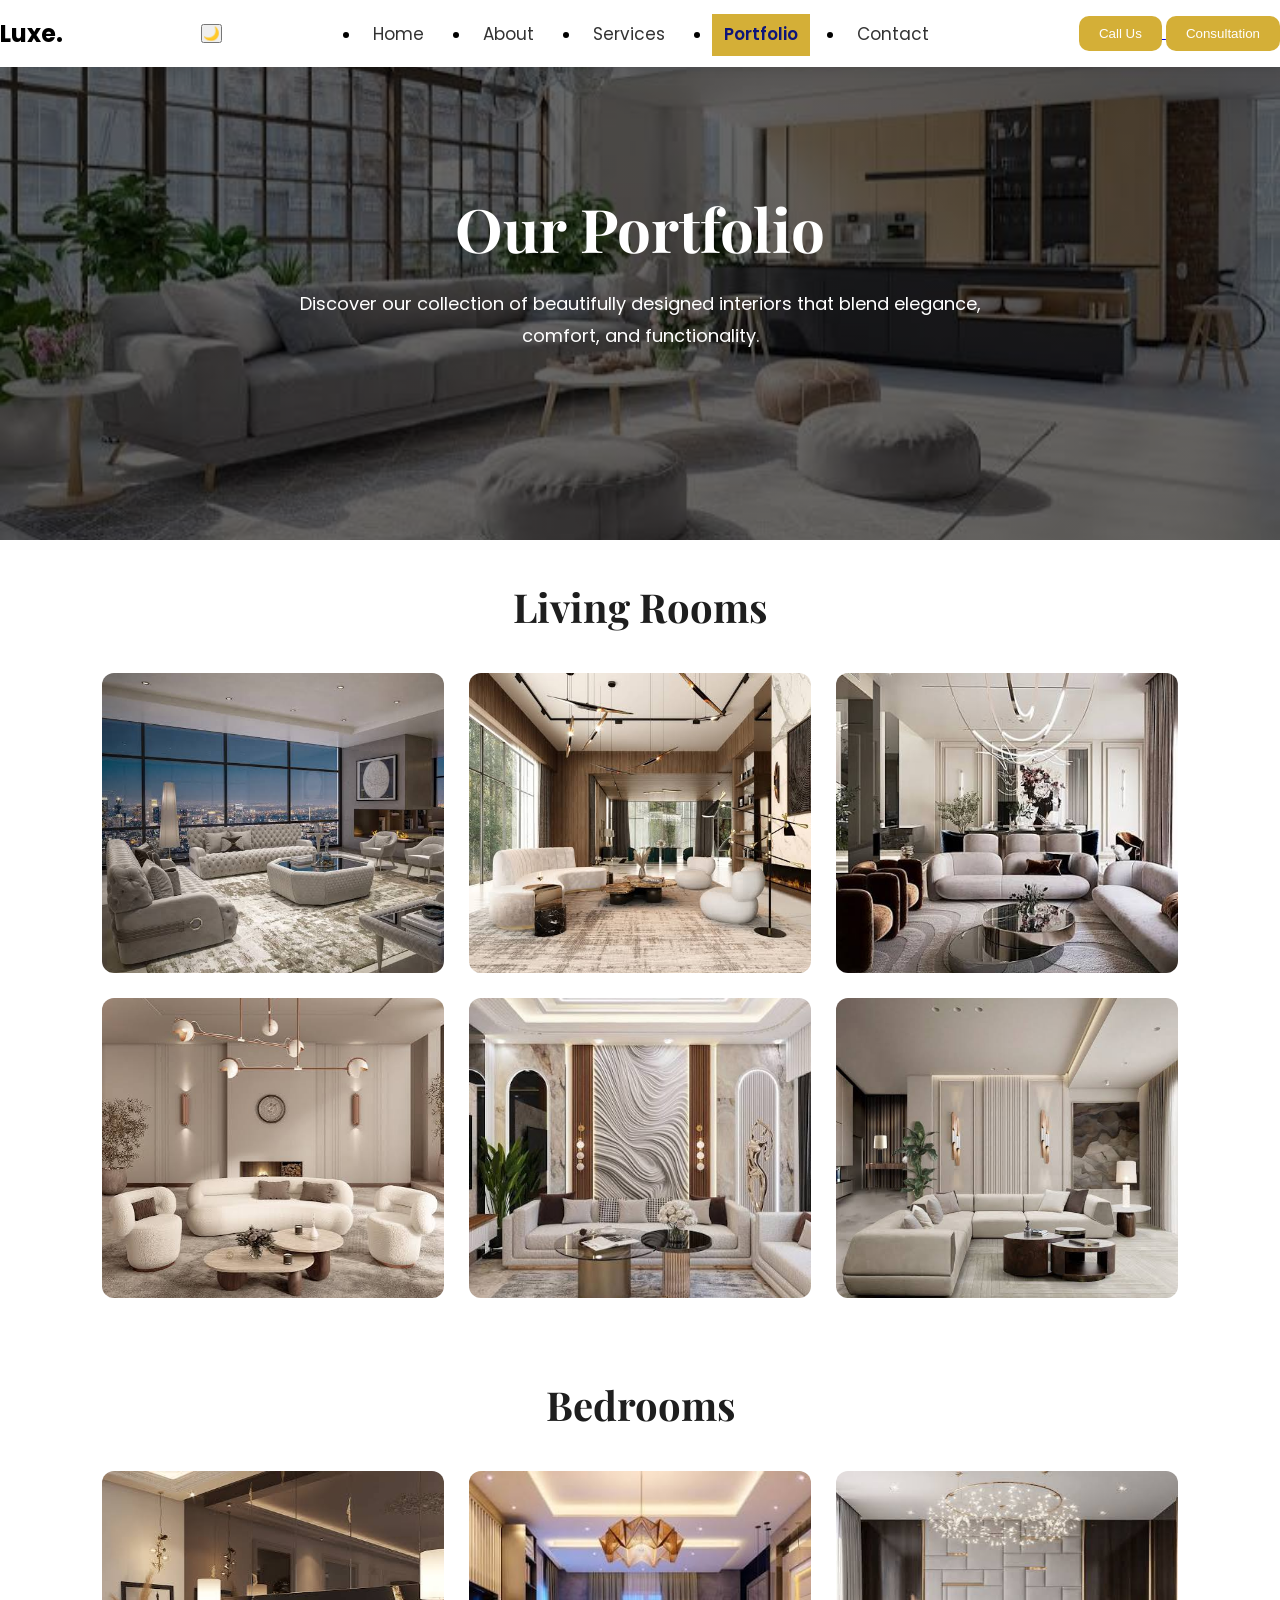
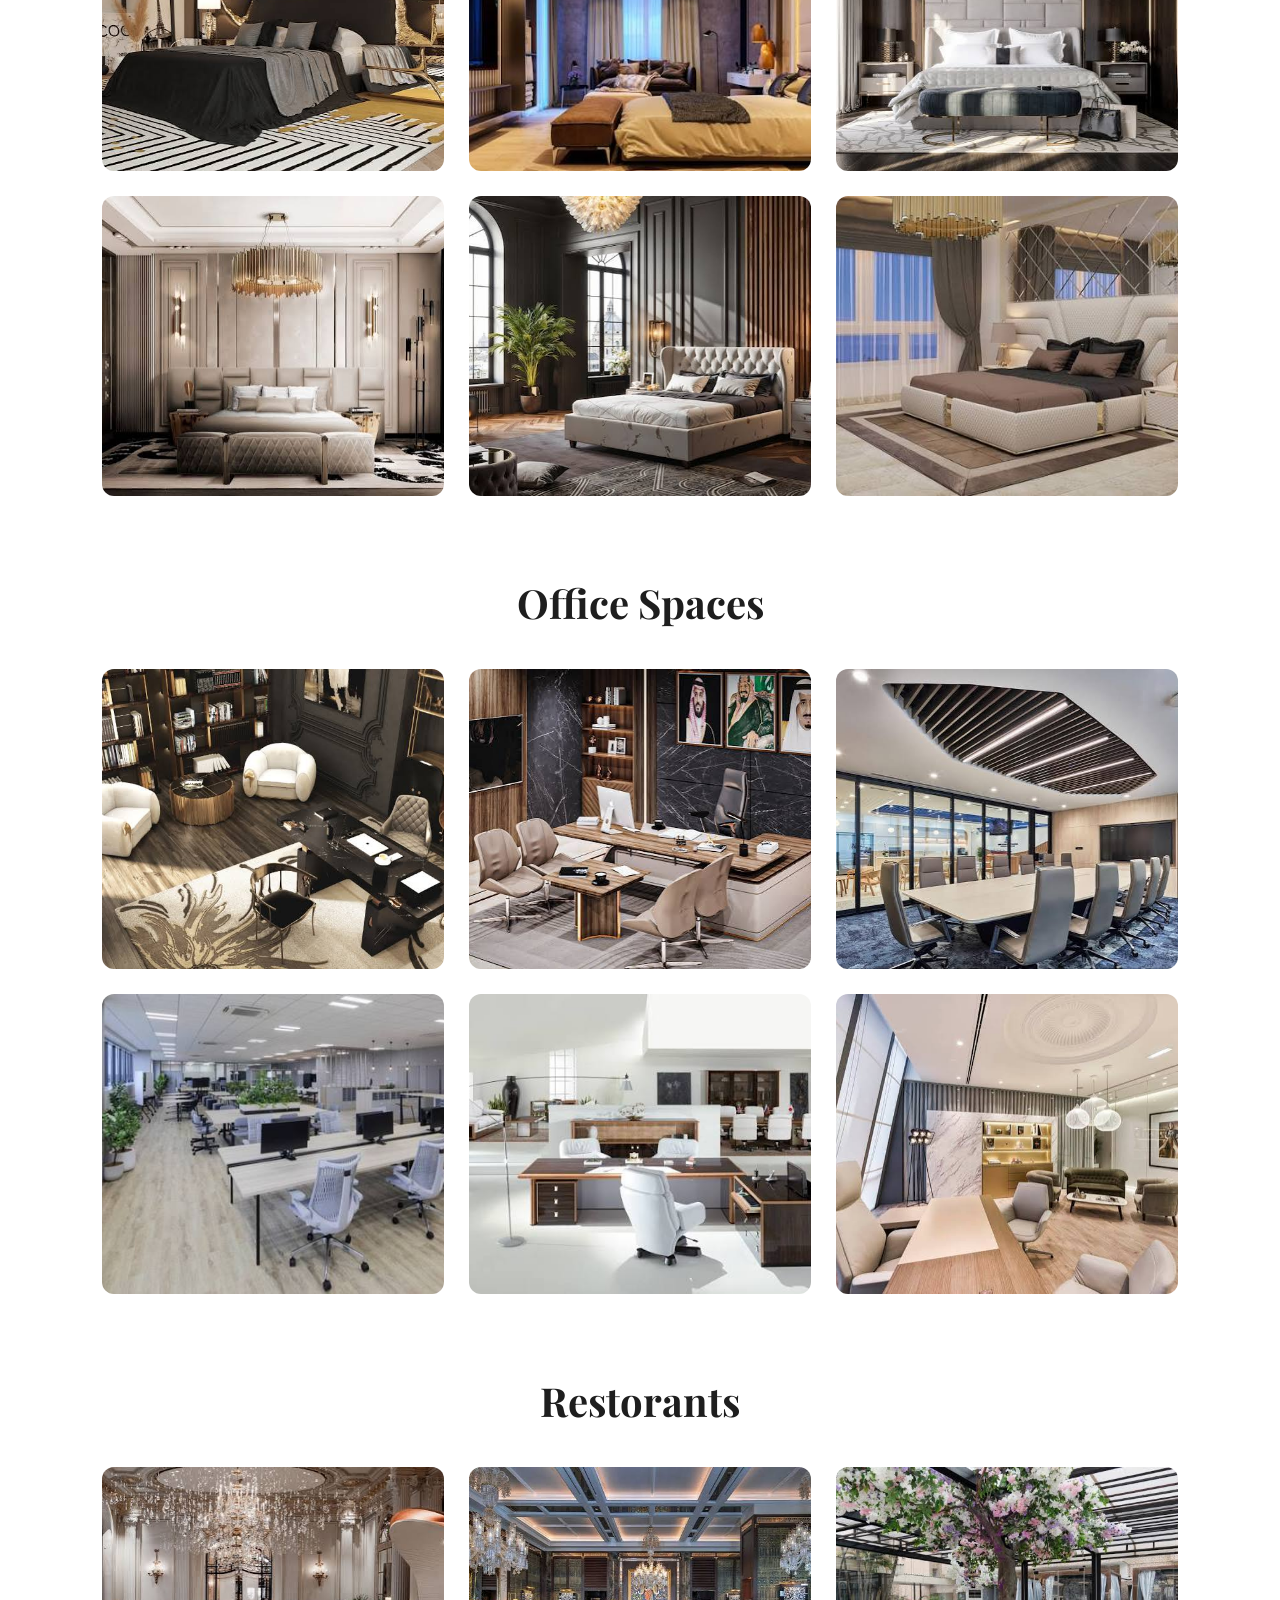
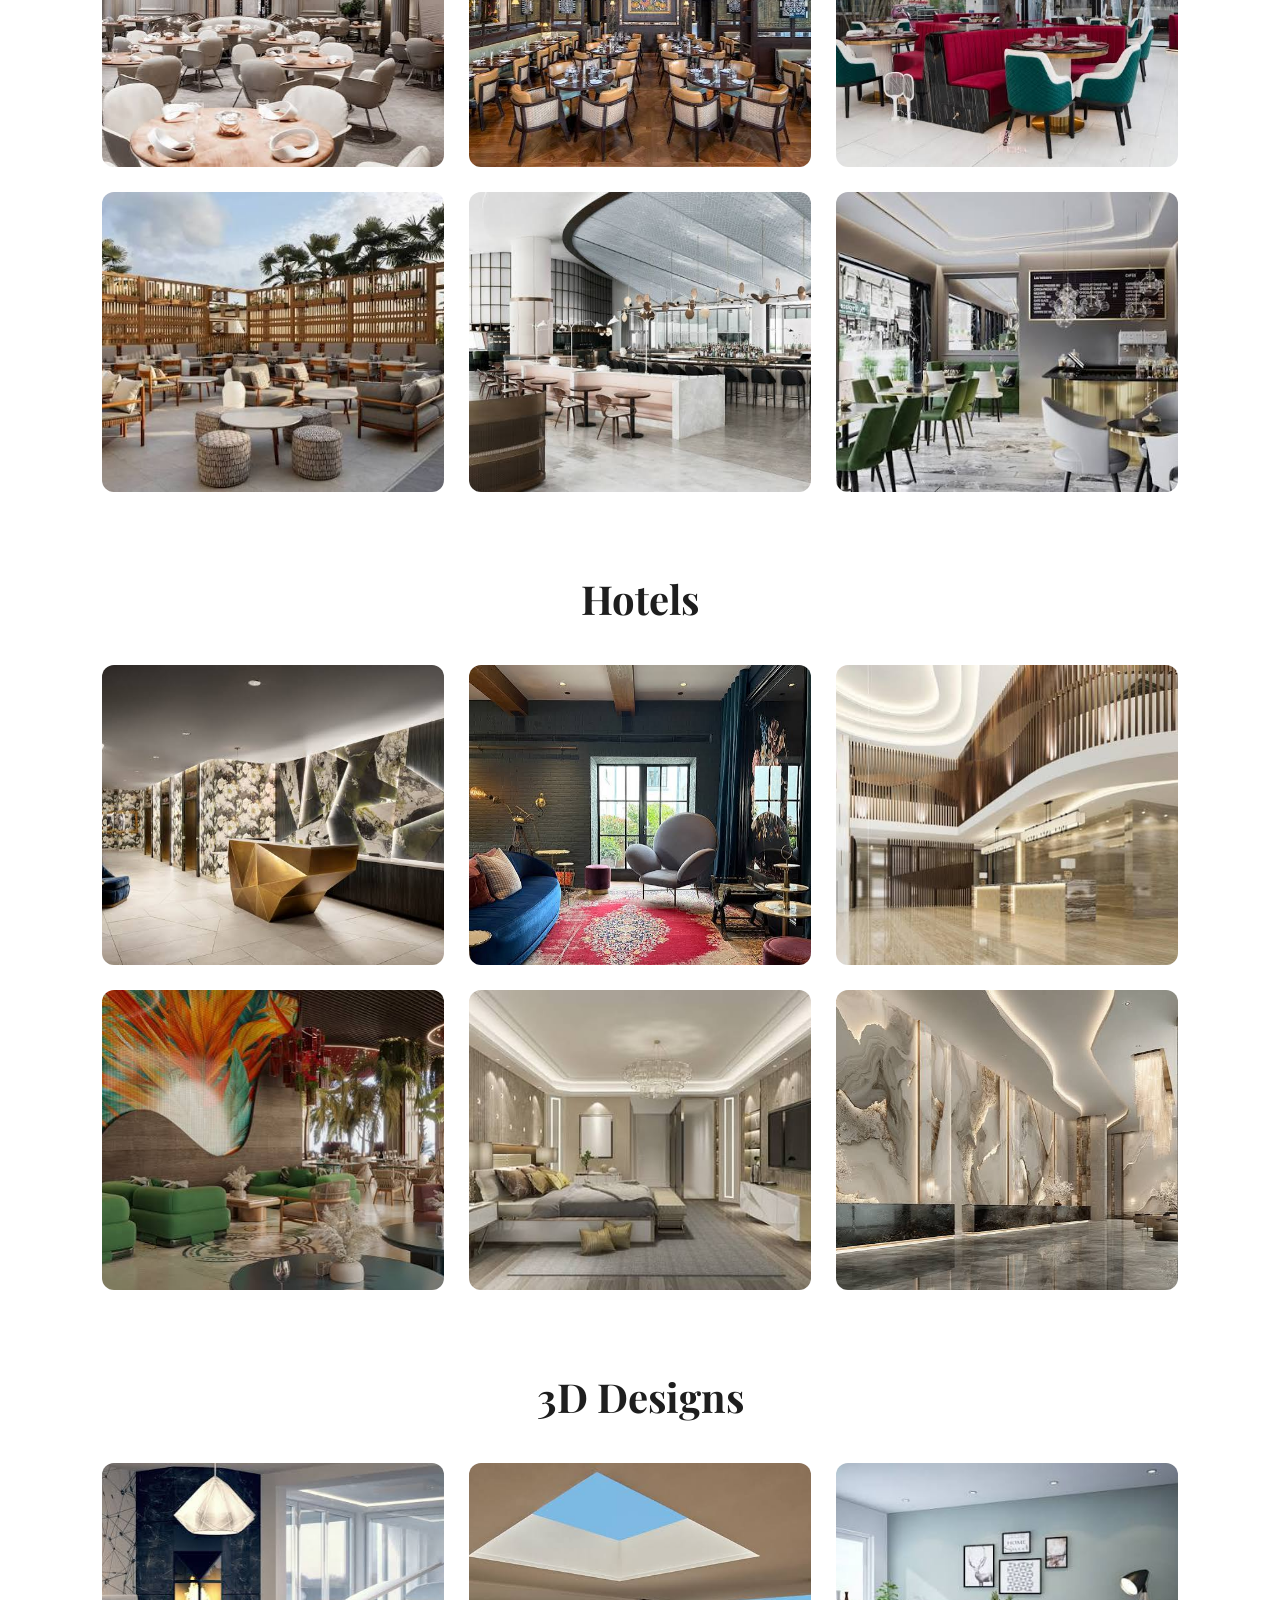
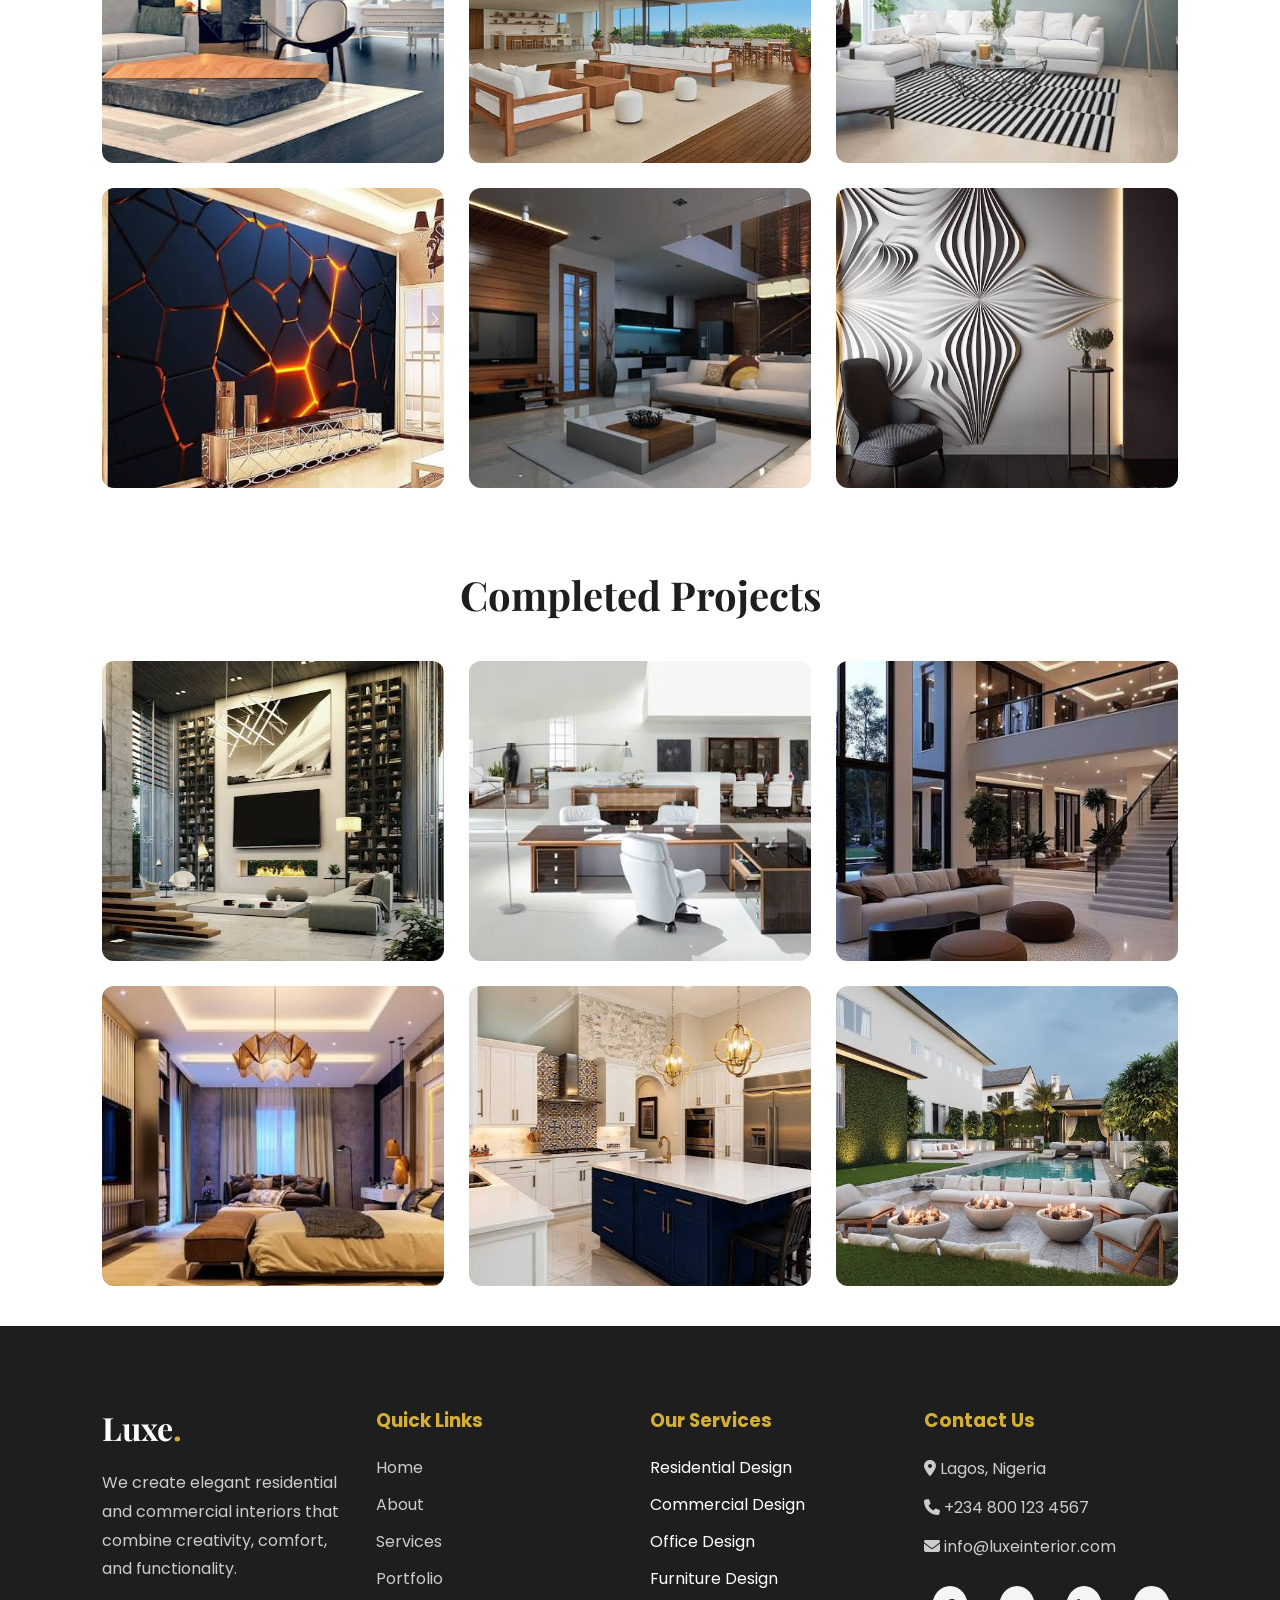
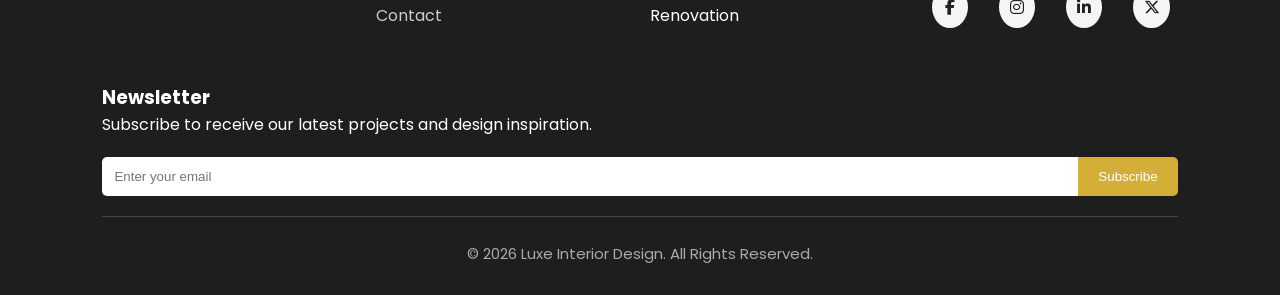
<file: portfolio.html>
<!DOCTYPE html>
<html lang="en">

    <head>
        <meta charset="UTF-8">
        <meta name="viewport" content="width=device-width, initial-scale=1.0">
        <title>Luxe Interior Design</title>

        <link rel="stylesheet" href="css/style.css">
        <link rel="stylesheet" href="css/responsive.css">

        <link rel="stylesheet" href="https://cdnjs.cloudflare.com/ajax/libs/font-awesome/6.7.2/css/all.min.css">

        <!-- Google Fonts -->
        <link href="https://fonts.googleapis.com/css2?family=Playfair+Display:wght@500;600;700&family=Poppins:wght@300;400;500;600&display=swap" rel="stylesheet">
    </head>

    <body>
        <header>
            <nav class="navbar">
                <div class="logo">
                    <h2>Luxe<span>.</span></h2>
                </div>

                <div class="menu-toggle" id="menuToggle">
                    <i class="fas fa-bars"></i>
                </div>
                <button id="darkModeToggle" class="dark-btn">🌙</button>

                 <div class="mobile-menu">
                  <ul class="nav-links">
                    <li><a href="index.html" >Home</a></li>
                    <li><a href="about.html" >About</a></li>
                    <li><a href="services.html">Services</a></li>
                    <li><a href="portfolio.html"  class="active">Portfolio</a></li>
                    <li><a href="contact.html">Contact</a></li>

                </ul>
               </div>
                <div class="nav-buttons">
                    <a href="contact.html" class="btn">
                         <button class="btn-one">
                           Call Us
                       </button>
                    </a>
                   <a href="contact.html" class="btn">
                      <button class="btn-two">
                          Consultation
                      </button>
                   </a>
                    
                </div>
                
            </nav>
      </header>
        <!-- Portfolio Hero -->
        <section class="portfolio-hero">

            <div class="portfolio-content">
                <h1>Our Portfolio</h1>
                <p>

                    Discover our collection of beautifully designed interiors that blend elegance,
                    comfort, and functionality.

                </p>
            </div>
        </section>
        <section id="living-room" class="portfolio-section">

            <h2>Living Rooms</h2>

            <div class="gallery">

                <img src="images/livingroom1.jpg" alt="Living Room">

                <img src="images/livingroom2.jpg" alt="Living Room">

                <img src="images/livingroom3.jpg" alt="Living Room">

                <img src="images/livindroom4.jpg" alt="Living Room">
                <img src="images/living5.jpg" alt="Living Room">
                <img src="images/living6.jpg" alt="Living Room">



            </div>

        </section>
        <section id="bedroom" class="portfolio-section">

                <h2>Bedrooms</h2>

                <div class="gallery">

                    <img src="images/bed1.jpg" alt="Bedroom">

                    <img src="images/bed2.jpg" alt="Bedroom">

                    <img src="images/bed3.jpg" alt="Bedroom">

                    <img src="images/bed4.jpg" alt="Bedroom">
                    <img src="images/bed5.jpg" alt="Bedroom">
                    <img src="images/bed6.jpg" alt="Bedroom">

                </div>

            </section>
            <section id="office-space" class="portfolio-section">

                <h2>Office Spaces</h2>

                <div class="gallery">

                    <img src="images/office1.jpg" alt="Office">

                    <img src="images/office2.jpg" alt="Office">

                    <img src="images/office3.jpg" alt="Office">

                    <img src="images/office7.jpg" alt="Office">
                    <img src="images/office5.jpg" alt="Office">
                    <img src="images/office6.jpg" alt="Office">



                </div>
        </section>

        <section id="restorant" class="portfolio-section">

                <h2>Restorants</h2>

                <div class="gallery">

                    <img src="images/restorant1.jpg" alt="Restorant">

                    <img src="images/restorant2.jpg" alt="Restorant">

                    <img src="images/restorant3.jpg" alt="Restorant">

                    <img src="images/restorant4.jpg" alt="Restorant">
                    <img src="images/restorant5.jpg" alt="Restorant">
                    <img src="images/restorant6.jpg" alt="Restorant">

                </div>
        </section>
        <section id="hotel" class="portfolio-section">

                <h2>Hotels</h2>

                <div class="gallery">

                    <img src="images/hoteel7.jpg" alt="Hotel">

                    <img src="images/hoteel2.jpg" alt="Hotel">

                    <img src="images/hoteel3.jpg" alt="Hotel">

                    <img src="images/hoteel4.jpg" alt="Hotel">
                    <img src="images/hoteel5.jpg" alt="Hotel">
                    <img src="images/hoteel6.jpg" alt="Hotel">

                </div>
        </section>

        <section id="3d-design" class="portfolio-section">

                <h2>3D Designs</h2>

                <div class="gallery">

                    <img src="images/design1.jpg" alt="3D Design">

                    <img src="images/design.jpg" alt="3D Design">

                    <img src="images/design3.jpg" alt="3D Design">

                    <img src="images/design4.jpg" alt="3D Design">
                    <img src="images/design5.jpg" alt="3D Design">
                    <img src="images/design6.jpg" alt="3D Design">

                </div>
        </section>

        <section id="compl" class="portfolio-section">

                <h2>Completed Projects</h2>

                <div class="gallery">

                    <img src="images/living.jpg" alt="Completed Project">

                    <img src="images/office5.jpg" alt="Completed Project">

                    <img src="images/luxury.jpg" alt="Completed Project">

                    <img src="images/bed2.jpg" alt="Completed Project">
                    <img src="images/kitchen.jpg" alt="Completed Project">
                    <img src="images/back.jpg" alt="Completed Project">

                </div>
        </section>
        <footer>
            <div class="footer-container">
                <div class="footer-box">
                    <h2>Luxe<span>.</span></h2>
                    <p>
                        We create elegant residential and commercial interiors that combine
                        creativity, comfort, and functionality.
                    </p>
                </div>

                <div class="footer-box">
                    <h3>Quick Links</h3>
                    <ul>

                        <li><a href="index.html">Home</a></li>
                        <li><a href="about.html">About</a></li>
                        <li><a href="services.html">Services</a></li>
                        <li><a href="portfolio.html">Portfolio</a></li>
                        <li><a href="contact.html">Contact</a></li>
                    </ul>
                </div>

                <div class="footer-box">
                    <h3>Our Services</h3>

                    <ul>

                        <li>Residential Design</li>
                        <li>Commercial Design</li>
                        <li>Office Design</li>
                        <li>Furniture Design</li>
                        <li>Renovation</li>
                    </ul>

                </div>

                <div class="footer-box">
                    <h3>Contact Us</h3>
                    <p><i class="fas fa-location-dot"></i> Lagos, Nigeria</p>
                    <p><i class="fas fa-phone"></i> +234 800 123 4567</p>
                    <p><i class="fas fa-envelope"></i> info@luxeinterior.com</p>

                    <div class="social-icons">
                    <a href="#"><i class="fab fa-facebook-f"></i></a>
                    <a href="#"><i class="fab fa-instagram"></i></a>
                    <a href="#"><i class="fab fa-linkedin-in"></i></a>
                    <a href="#"><i class="fab fa-x-twitter"></i></a>
                    </div>

                </div>
            </div>
            <div class="newsletter">

                <h3>Newsletter</h3>
                <p>Subscribe to receive our latest projects and design inspiration.</p>

                <form>
                    <input type="email" placeholder="Enter your email">
                    <button>Subscribe</button>
                </form>

            </div>
            <hr>
            <div class="copyright">
                <p>
                    © 2026 Luxe Interior Design. All Rights Reserved.
                </p>
            </div>
      </footer>

      <script src="js/script.js"></script>
                

</body>

</html>
</file>
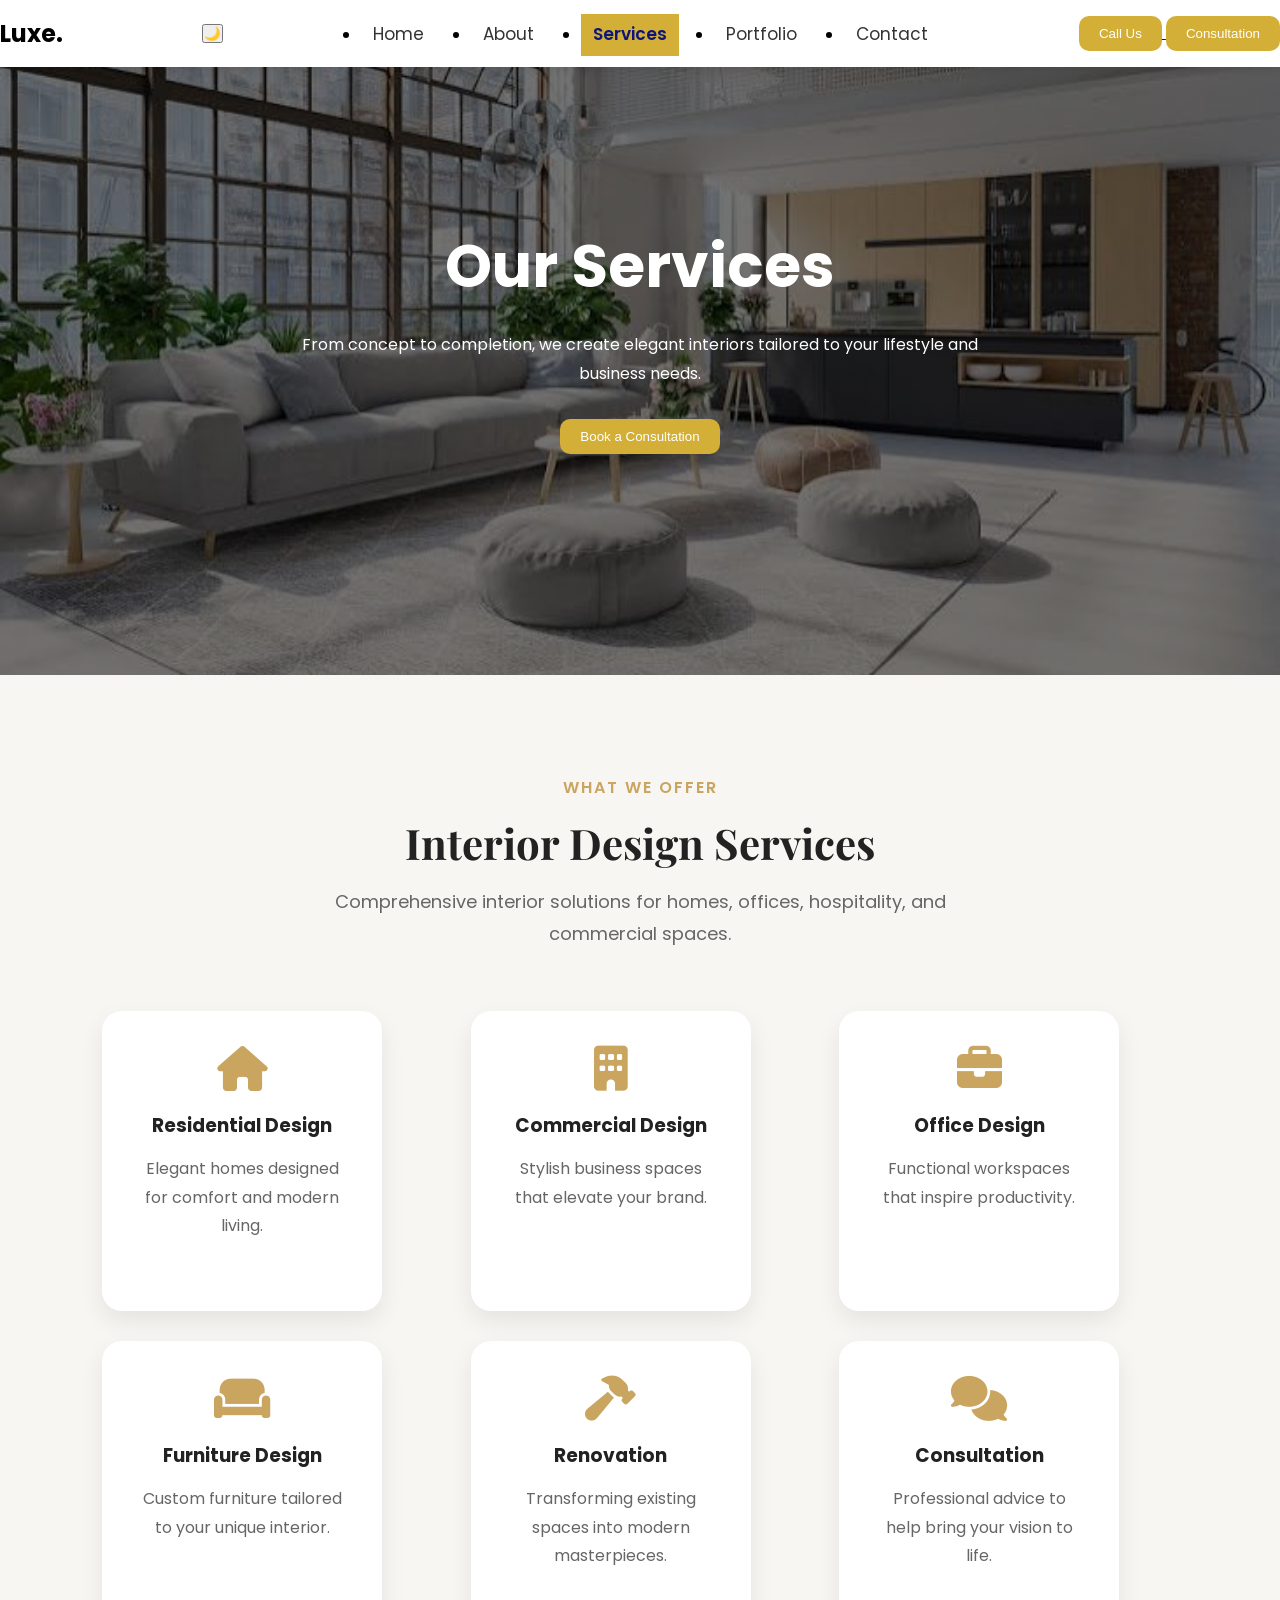
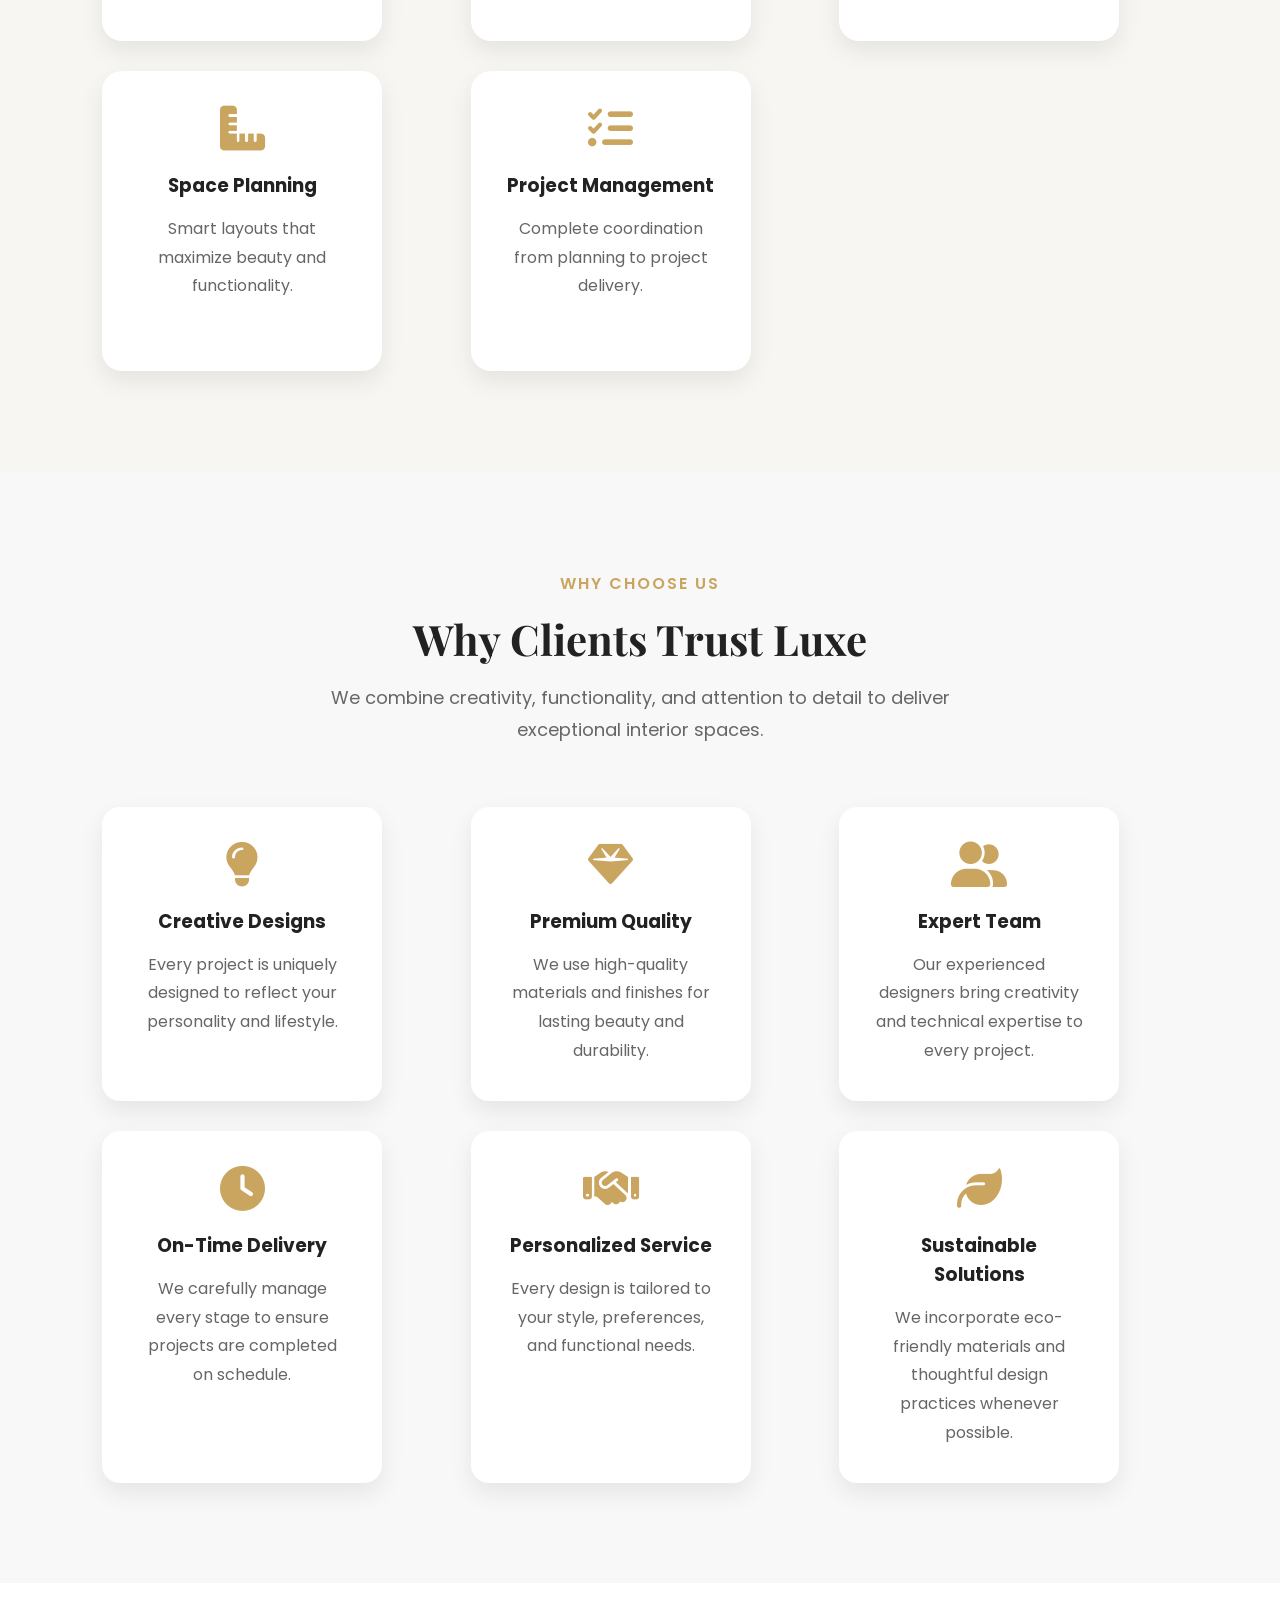
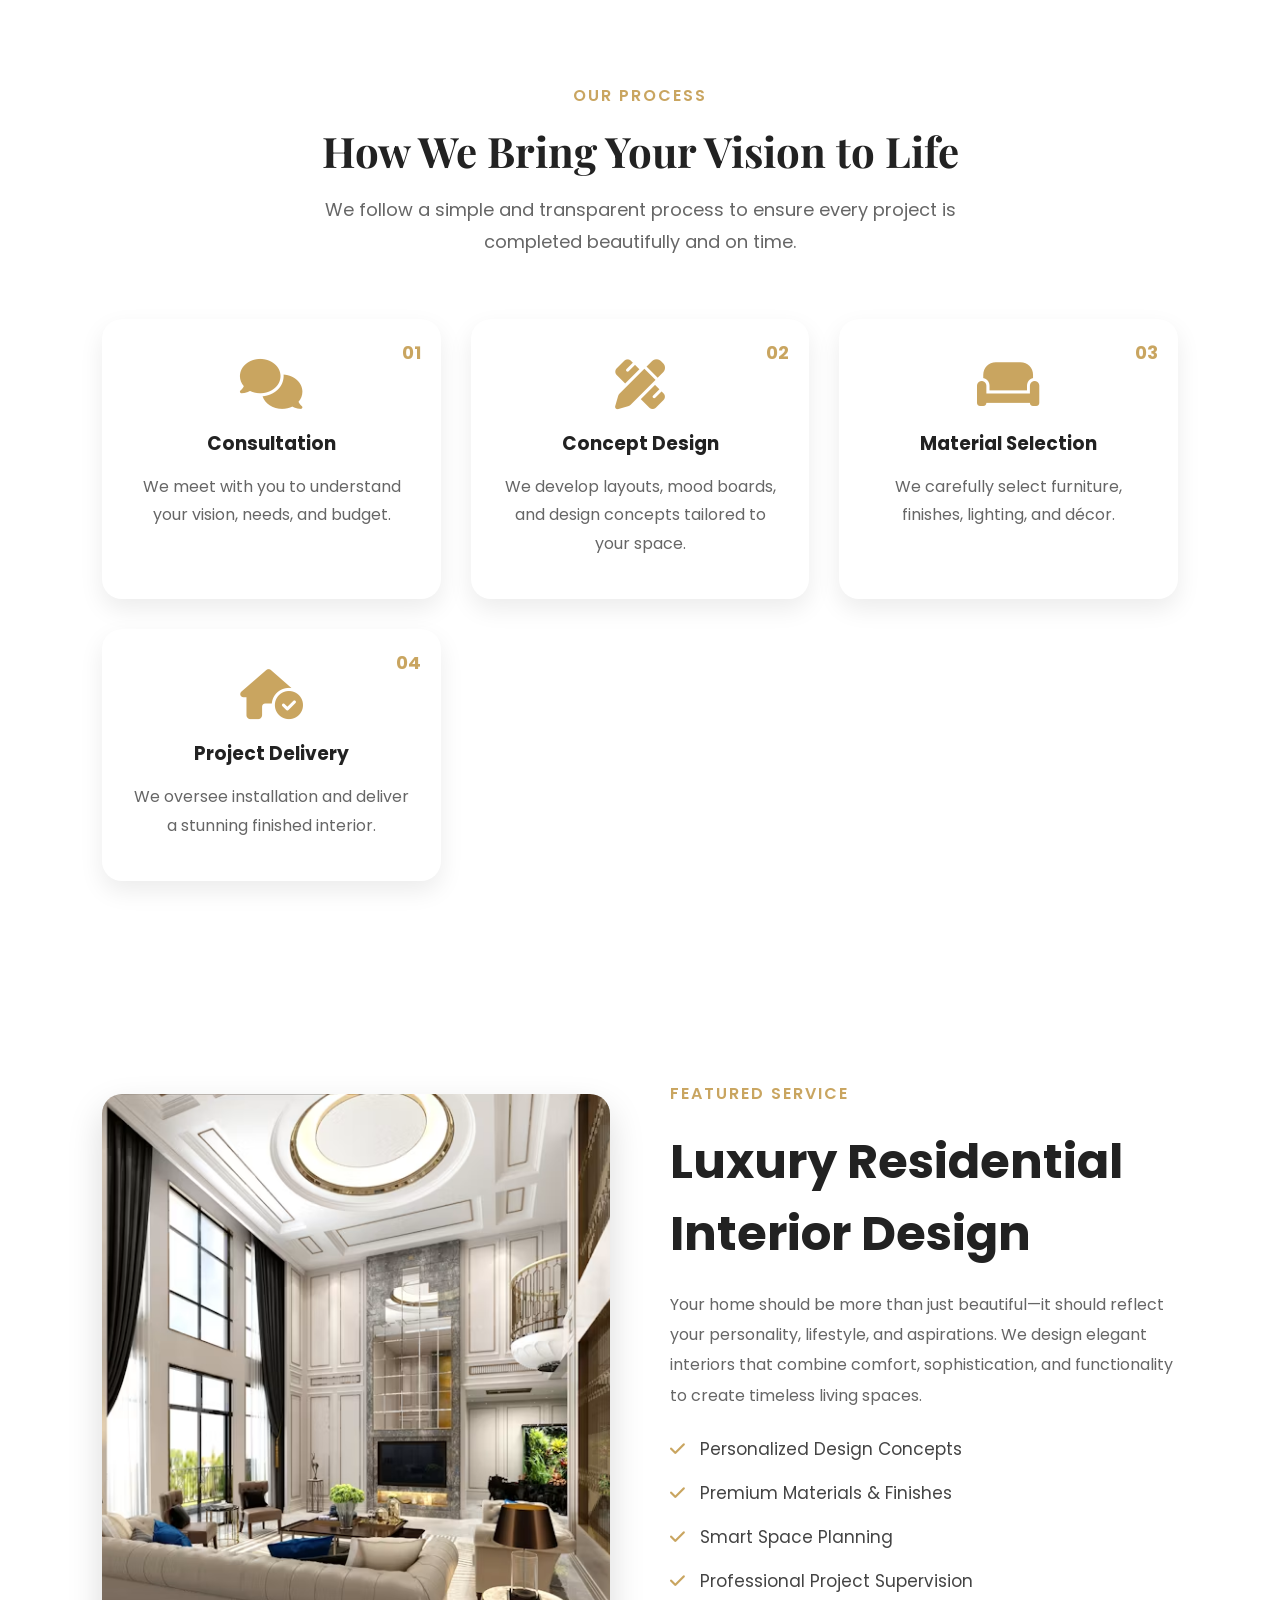
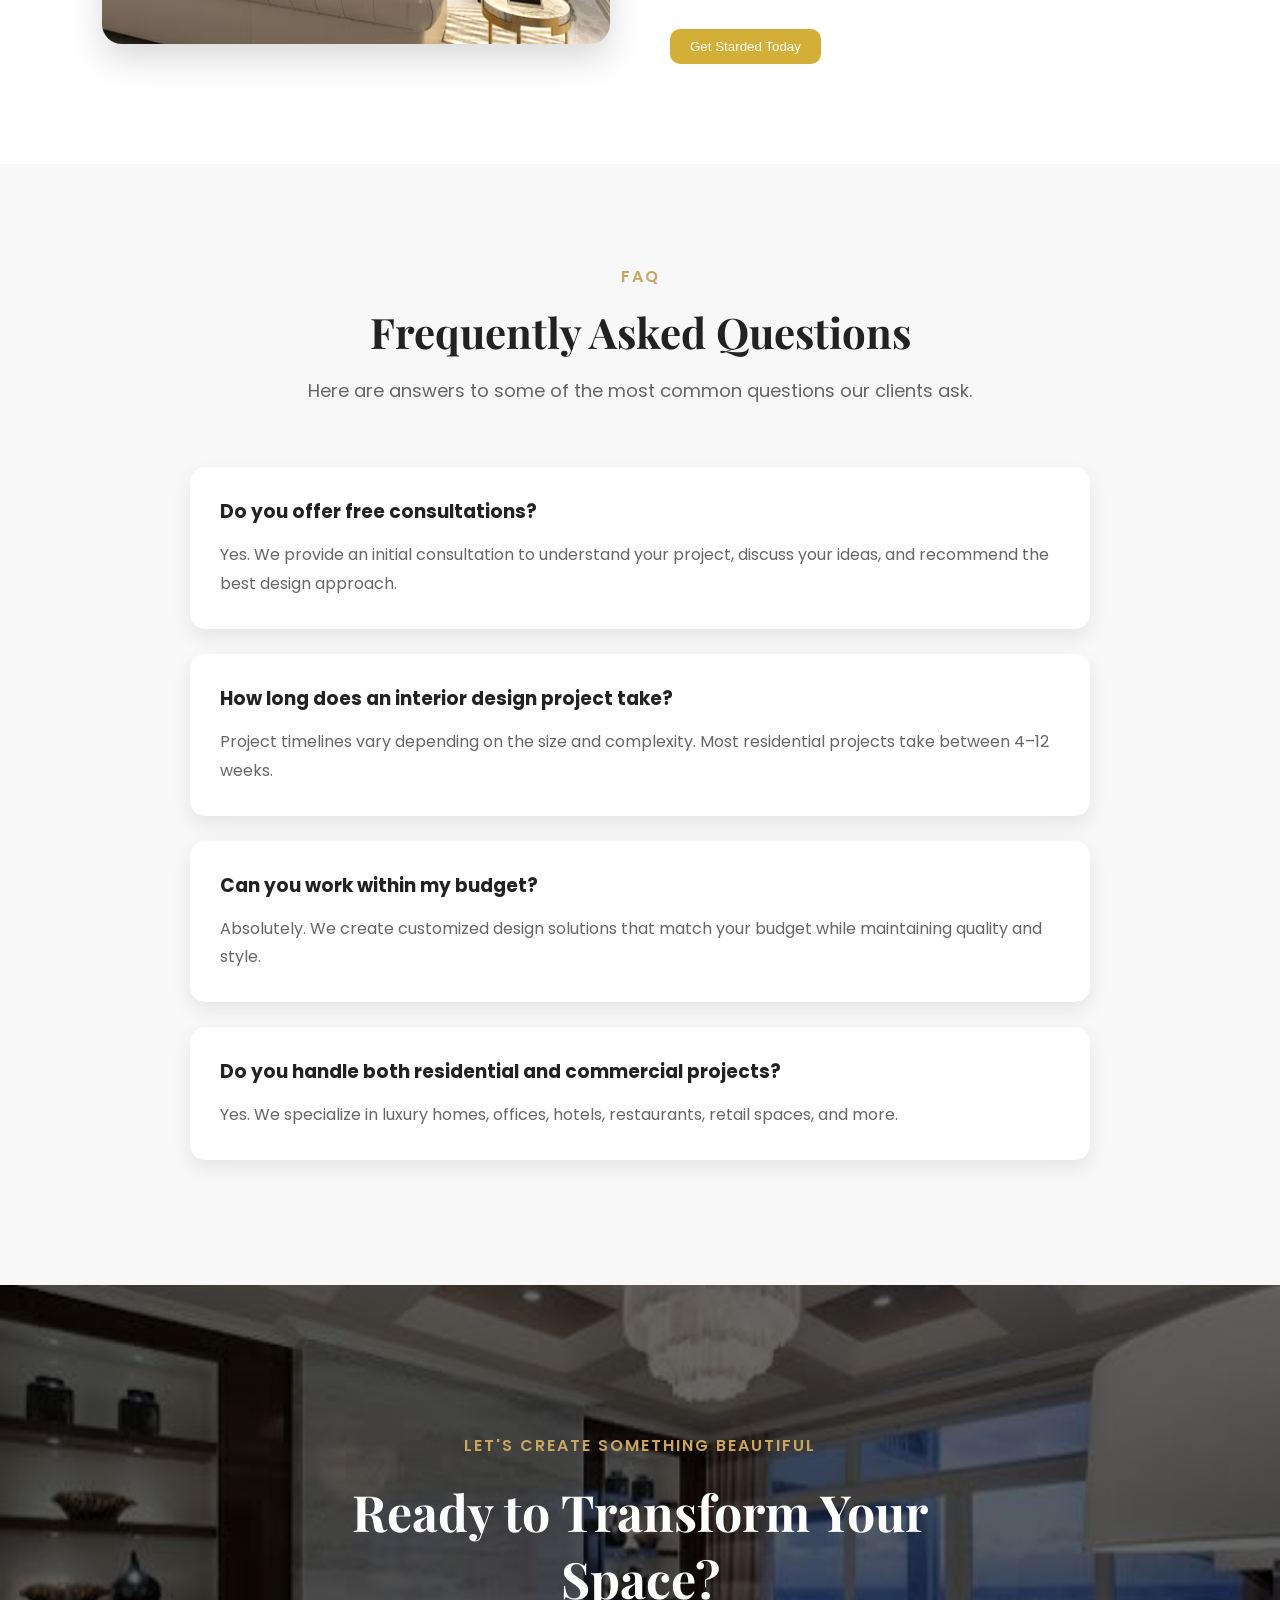
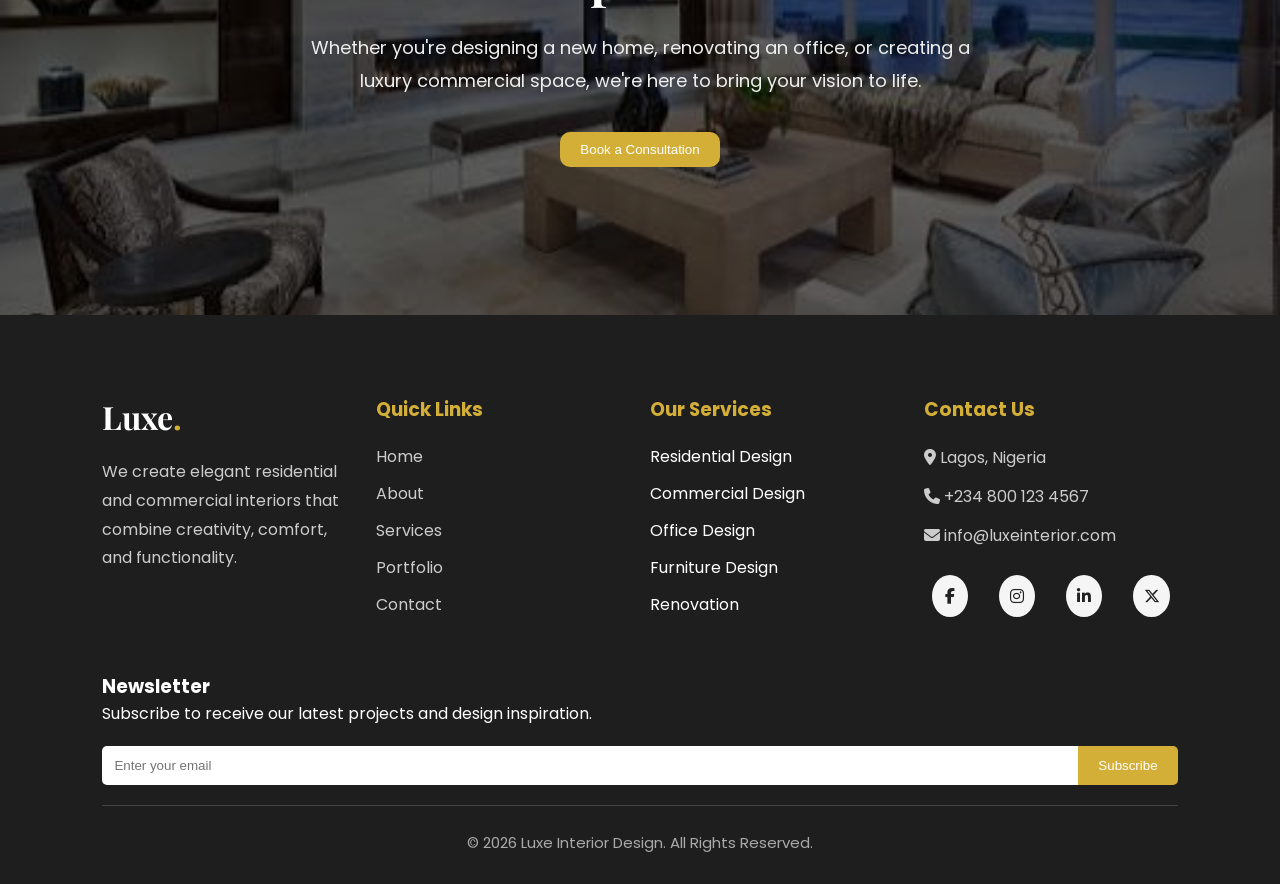
<file: services.html>
<!DOCTYPE html>
<html lang="en">

    <head>
        <meta charset="UTF-8">
        <meta name="viewport" content="width=device-width, initial-scale=1.0">
        <title>Luxe Interior Design</title>

        <link rel="stylesheet" href="css/style.css">
        <link rel="stylesheet" href="css/responsive.css">

        <link rel="stylesheet" href="https://cdnjs.cloudflare.com/ajax/libs/font-awesome/6.7.2/css/all.min.css">

        <!-- Google Fonts -->
        <link href="https://fonts.googleapis.com/css2?family=Playfair+Display:wght@500;600;700&family=Poppins:wght@300;400;500;600&display=swap" rel="stylesheet">
    </head>

    <body>
        <header>
            <nav class="navbar">
                <div class="logo">
                    <h2>Luxe<span>.</span></h2>
                </div>

                <div class="menu-toggle" id="menuToggle">
                    <i class="fas fa-bars"></i>
                </div>
                <button id="darkModeToggle" class="dark-btn">🌙</button>

                 <div class="mobile-menu">
                  <ul class="nav-links">
                    <li><a href="index.html" >Home</a></li>
                    <li><a href="about.html">About</a></li>
                    <li><a href="services.html" class="active">Services</a></li>
                    <li><a href="portfolio.html">Portfolio</a></li>
                    <li><a href="contact.html">Contact</a></li>

                </ul>
               </div>
                <div class="nav-buttons">
                    <a href="contact.html" class="btn">
                         <button class="btn-one">
                           Call Us
                       </button>
                    </a>
                   <a href="contact.html" class="btn">
                      <button class="btn-two">
                          Consultation
                      </button>
                   </a>
                    
                </div>

                
            </nav>
       </header>
       <section class="services-hero">

            <div class="hero-overlay">
                <h1>Our Services</h1>
                <p>
                    From concept to completion, we create elegant interiors
                    tailored to your lifestyle and business needs.
                </p>
                <a href="contact.html" class="btn">
                      <button class="btn-two">
                         Book a Consultation
                      </button>
                      </a>

            </div>
        </section>
        <section class="services">

            <div class="section-title">

                <span>WHAT WE OFFER</span>

                <h2>Interior Design Services</h2>

                <p>
                    Comprehensive interior solutions for homes, offices,
                    hospitality, and commercial spaces.
                </p>

            </div>

            <div class="services-grid">

                <div class="service-card">
                    <i class="fa-solid fa-house"></i>
                    <h3>Residential Design</h3>
                    <p>Elegant homes designed for comfort and modern living.</p>
                </div>

                <div class="service-card">
                    <i class="fa-solid fa-building"></i>
                    <h3>Commercial Design</h3>
                    <p>Stylish business spaces that elevate your brand.</p>
                </div>

                <div class="service-card">
                    <i class="fa-solid fa-briefcase"></i>
                    <h3>Office Design</h3>
                    <p>Functional workspaces that inspire productivity.</p>
                </div>

                <div class="service-card">
                    <i class="fa-solid fa-couch"></i>
                    <h3>Furniture Design</h3>
                    <p>Custom furniture tailored to your unique interior.</p>
                </div>

                <div class="service-card">
                    <i class="fa-solid fa-hammer"></i>
                    <h3>Renovation</h3>
                    <p>Transforming existing spaces into modern masterpieces.</p>
                </div>

                <div class="service-card">
                    <i class="fa-solid fa-comments"></i>
                    <h3>Consultation</h3>
                    <p>Professional advice to help bring your vision to life.</p>
                </div>

                <div class="service-card">
                    <i class="fa-solid fa-ruler-combined"></i>
                    <h3>Space Planning</h3>
                    <p>Smart layouts that maximize beauty and functionality.</p>
                </div>
                
                <div class="service-card">
                    <i class="fa-solid fa-list-check"></i>
                    <h3>Project Management</h3>
                    <p>Complete coordination from planning to project delivery.</p>
                </div>
            </div>
        </section>
        <section class="why-choose">

            <div class="section-title">
                <span>WHY CHOOSE US</span>
                <h2>Why Clients Trust Luxe</h2>
                <p>
                    We combine creativity, functionality, and attention to detail to
                    deliver exceptional interior spaces.
                </p>
            </div>

            <div class="choose-grid">

                <div class="choose-card">
                    <i class="fa-solid fa-lightbulb"></i>
                    <h3>Creative Designs</h3>
                    <p>Every project is uniquely designed to reflect your personality and lifestyle.</p>
                </div>

                <div class="choose-card">
                    <i class="fa-solid fa-gem"></i>
                    <h3>Premium Quality</h3>
                    <p>We use high-quality materials and finishes for lasting beauty and durability.</p>
                </div>

                <div class="choose-card">
                    <i class="fa-solid fa-user-group"></i>
                    <h3>Expert Team</h3>
                    <p>Our experienced designers bring creativity and technical expertise to every project.</p>
                </div>

                <div class="choose-card">
                    <i class="fa-solid fa-clock"></i>
                    <h3>On-Time Delivery</h3>
                    <p>We carefully manage every stage to ensure projects are completed on schedule.</p>
                </div>

                <div class="choose-card">
                    <i class="fa-solid fa-handshake"></i>
                    <h3>Personalized Service</h3>
                    <p>Every design is tailored to your style, preferences, and functional needs.</p>
                </div>

                <div class="choose-card">
                    <i class="fa-solid fa-leaf"></i>
                    <h3>Sustainable Solutions</h3>
                    <p>We incorporate eco-friendly materials and thoughtful design practices whenever possible.</p>
                </div>

            </div>
        </section>
        <section class="design-process">

            <div class="section-title">
                <span>OUR PROCESS</span>
                <h2>How We Bring Your Vision to Life</h2>
                <p>
                    We follow a simple and transparent process to ensure every project
                    is completed beautifully and on time.
                </p>
            </div>

            <div class="process-container">

                <div class="process-step">
                    <div class="step-number">01</div>
                    <i class="fa-solid fa-comments"></i>
                    <h3>Consultation</h3>
                    <p>We meet with you to understand your vision, needs, and budget.</p>
                </div>

                <div class="process-step">
                    <div class="step-number">02</div>
                    <i class="fa-solid fa-pencil-ruler"></i>
                    <h3>Concept Design</h3>
                    <p>We develop layouts, mood boards, and design concepts tailored to your space.</p>
                </div>

                <div class="process-step">
                    <div class="step-number">03</div>
                    <i class="fa-solid fa-couch"></i>
                    <h3>Material Selection</h3>
                    <p>We carefully select furniture, finishes, lighting, and décor.</p>
                </div>

                <div class="process-step">
                    <div class="step-number">04</div>
                    <i class="fa-solid fa-house-circle-check"></i>
                    <h3>Project Delivery</h3>
                    <p>We oversee installation and deliver a stunning finished interior.</p>
                </div>

            </div>
        </section>
        <section class="featured-service">

            <div class="featured-image">
                <img src="images/premium.avif" alt="Luxury Interior Design">
            </div>

            <div class="featured-content">

                <span>FEATURED SERVICE</span>
                <h2>Luxury Residential Interior Design</h2>

                <p>
                    Your home should be more than just beautiful—it should reflect your
                    personality, lifestyle, and aspirations. We design elegant interiors
                    that combine comfort, sophistication, and functionality to create
                    timeless living spaces.
                </p>

                <ul>

                    <li><i class="fa-solid fa-check"></i> Personalized Design Concepts</li>
                    <li><i class="fa-solid fa-check"></i> Premium Materials & Finishes</li>
                    <li><i class="fa-solid fa-check"></i> Smart Space Planning</li>
                    <li><i class="fa-solid fa-check"></i> Professional Project Supervision</li>

                </ul>

               <a href="contact.html" class="btn">
                      <button class="btn-two">
                         Get Starded Today
                      </button>
                      </a>


            </div>
        </section>
        <section class="faq">

            <div class="section-title">

                <span>FAQ</span>

                <h2>Frequently Asked Questions</h2>

                <p>
                    Here are answers to some of the most common questions our clients ask.
                </p>

            </div>

            <div class="faq-container">

                <div class="faq-item">
                    <h3>Do you offer free consultations?</h3>
                    <p>
                        Yes. We provide an initial consultation to understand your project,
                        discuss your ideas, and recommend the best design approach.
                    </p>
                </div>

                <div class="faq-item">
                    <h3>How long does an interior design project take?</h3>
                    <p>
                        Project timelines vary depending on the size and complexity.
                        Most residential projects take between 4–12 weeks.
                    </p>
                </div>

                <div class="faq-item">
                    <h3>Can you work within my budget?</h3>
                    <p>
                        Absolutely. We create customized design solutions that match
                        your budget while maintaining quality and style.
                    </p>
                </div>

                <div class="faq-item">
                    <h3>Do you handle both residential and commercial projects?</h3>
                    <p>
                        Yes. We specialize in luxury homes, offices, hotels,
                        restaurants, retail spaces, and more.
                    </p>
                </div>

            </div>

        </section>
        <section class="service-cta">

            <div class="cta-content">

                <span>LET'S CREATE SOMETHING BEAUTIFUL</span>

                <h2>Ready to Transform Your Space?</h2>

                <p>
                    Whether you're designing a new home, renovating an office, or
                    creating a luxury commercial space, we're here to bring your
                    vision to life.
                </p>

                <a href="contact.html" class="btn">
                      <button class="btn-two">
                         Book a Consultation
                      </button>
                   </a>

            </div>

        </section>
         <footer>
            <div class="footer-container">
                <div class="footer-box">
                    <h2>Luxe<span>.</span></h2>
                    <p>
                        We create elegant residential and commercial interiors that combine
                        creativity, comfort, and functionality.
                    </p>
                </div>

                <div class="footer-box">
                    <h3>Quick Links</h3>
                    <ul>

                        <li><a href="index.html">Home</a></li>
                        <li><a href="about.html">About</a></li>
                        <li><a href="services.html">Services</a></li>
                        <li><a href="portfolio.html">Portfolio</a></li>
                        <li><a href="contact.html">Contact</a></li>
                    </ul>
                </div>

                <div class="footer-box">
                    <h3>Our Services</h3>

                    <ul>

                        <li>Residential Design</li>
                        <li>Commercial Design</li>
                        <li>Office Design</li>
                        <li>Furniture Design</li>
                        <li>Renovation</li>
                    </ul>

                </div>

                <div class="footer-box">
                    <h3>Contact Us</h3>
                    <p><i class="fas fa-location-dot"></i> Lagos, Nigeria</p>
                    <p><i class="fas fa-phone"></i> +234 800 123 4567</p>
                    <p><i class="fas fa-envelope"></i> info@luxeinterior.com</p>

                    <div class="social-icons">
                    <a href="#"><i class="fab fa-facebook-f"></i></a>
                    <a href="#"><i class="fab fa-instagram"></i></a>
                    <a href="#"><i class="fab fa-linkedin-in"></i></a>
                    <a href="#"><i class="fab fa-x-twitter"></i></a>
                    </div>

                </div>
            </div>
            <div class="newsletter">

                <h3>Newsletter</h3>
                <p>Subscribe to receive our latest projects and design inspiration.</p>

                <form>
                    <input type="email" placeholder="Enter your email">
                    <button>Subscribe</button>
                </form>

            </div>
            <hr>
            <div class="copyright">
                <p>
                    © 2026 Luxe Interior Design. All Rights Reserved.
                </p>
            </div>
      </footer> 
      
      <script src="js/script.js"></script>
                
   </body>
   </html>
</file>
<file: css/style.css>
*{
    margin: 0;
    padding: 0;
    box-sizing: border-box;
}
body{
   font-family: 'poppins', sans-serif; 
   background: fixed;
   overflow-x: hidden;
}
*{
    transition:
        background-color .3s ease,
        color .3s ease,
        border-color .3s ease,
        box-shadow .3s ease;
}
.navbar{
    display: flex;
    justify-content: space-between;
    align-items: center;
    background: #fff;
    padding: 1rem 0;
    box-shadow: 0 2px 10px rgba(0, 0, 0, 0.1);
    position: fixed;
    top: 0;
    left: 0;
    right: 0;
    z-index: 1000;
}
.nav-links{
    display: flex;
    gap: 35px;
}
.nav-links a{
    color: black;
    font-size: 17px;
    text-decoration: none;
    color: #333;
    padding: 8px 12px;
    transition: 0.3s;
}
.nav-links a.active{
    color: #0e157a;
    font-weight: 600;
    border-bottom: 2px solid #D4AF37;
}
.nav-links a:hover{
    color: #D4AF37;
}
.btn-two, .btn-one{
    background: #D4AF37;
    color: #fff;
    padding: 10px 20px;
    cursor: pointer;
    border: none;
    border-radius: 10px;

}
/*hero section*/
.hero{
    height:100vh;
    background-image:linear-gradient(rgba(0,0,0,.5),rgba(0,0,0,.5)),
    url("../images/living.jpg");
    background-size:cover;
    background-position:center;
    display:flex;
    align-items:center;
    padding:0 8%;
}


.hero-content h1{

    font-size:65px;
    color:white;
    font-family:'Playfair Display',serif;
    margin-bottom:20px;
    line-height:1.2;

}
.hero-content p{
    color:white;
    font-size:18px;
    line-height:1.8;
    margin-bottom:40px;

}
.hero-buttons{
    display:flex;
    gap:20px;
    
}
.primary-btn, .secondary-btn{
    padding:15px 35px;
    border:none;
    background:#D4AF37;
    color:white;
    cursor:pointer;
    font-size:17px;
    border-radius:5px;
}
/*services section*/
.services{
    padding:100px 8%;
    background:#F8F6F3;
}

.section-title{
    text-align:center;
    margin-bottom:60px;
}

.section-title h2{
    font-size:45px;
    color:#1E1E1E;
    font-family:'Playfair Display', serif;
}

.section-title p{
    margin-top:15px;
    color:#666;
    font-size:18px;
}

.service-container{
    display:flex;
    justify-content:center;
    gap:30px;
    flex-wrap:wrap;
}
.service-card{
    width:280px;
    background:white;
    padding:40px 30px;
    border-radius:15px;
    text-align:center;
    transition:.4s;
    box-shadow:0 8px 25px rgba(0,0,0,.08);
}
.service-card:hover{
    transform:translateY(-12px);
}
.service-card p{
    color:#666;
    line-height:1.7;
    margin-bottom:25px;
}
.service-card a{
    text-decoration:none;
    color:#171715;
    font-weight:bold;
}
.icon{
    font-size:20px;
    margin-bottom:20px;
}
.view-btn{
    display: inline-block;
    margin-top: 20px;
    padding: 10px 20px;
    background: #D4AF37;
    color: white;
    border-radius: 5px;
    text-decoration: none;
    transition: 0.3s;
}

.view-btn:hover{
    background: #b8932f;
}
/*featured projects section*/
.projects{
    padding:100px 8%;
    background:#ffffff;
}
.project-container{
    display:flex;
    justify-content:center;
    gap:30px;
    flex-wrap:wrap;
}
.project-card{
    width:350px;
    background:#fff;
    border-radius:15px;
    overflow:hidden;
    box-shadow:0 10px 25px rgba(0,0,0,.08);
    transition:.3s;
}
.project-card:hover{
    transform:translateY(-10px);
}
.project-card img{
    width:100%;
    height:150px;
    object-fit:cover;
}
.project-info{
    padding:25px;
}
.project-info h3{
    margin-bottom:10px;
    color:#1E1E1E;
}
.project-info p{
    color:#666;
    margin-bottom:20px;
}
.project-info a{
    display:inline-block;
    padding:10px 20px;
    background:#D4AF37;
    color:white;
    border-radius:5px;
    text-decoration:none;
    transition:.3s;
}
.project-info a:hover{
    background:#b8922d;
}
/* why choose us section */
.why-choose{
    padding:100px 8%;
    background:#F8F6F3;
}
.choose-container{
    display:flex;
    justify-content:center;
    gap:30px;
    flex-wrap:wrap;
}
.choose-card{
    width:280px;
    background:white;
    padding:40px 25px;
    text-align:center;
    border-radius:15px;
    box-shadow:0 8px 25px rgba(0,0,0,.08);
    transition:.3s;
}
.choose-card:hover{
    transform:translateY(-10px);
}
.choose-icon{
    font-size:50px;
    margin-bottom:20px;
}
.choose-card h3{
    margin-bottom:15px;
    color:#1E1E1E;
}
.choose-card p{
    color:#666;
    line-height:1.7;
}
/* process section */
.process{
    padding:100px 8%;
    background:#ffffff;
}
.process-container{
    display:flex;
    justify-content:center;
    gap:30px;
    flex-wrap:wrap;
}
.process-card{
    width:260px;
    padding:40px 25px;
    background:#F8F6F3;
    border-radius:15px;
    text-align:center;
    box-shadow:0 8px 20px rgba(0,0,0,.08);
    transition:.3s;
}
.process-card:hover{
    transform:translateY(-10px);
}
.number{
    width:70px;
    height:70px;
    background:#D4AF37;
    color:white;
    border-radius:50%;

    display:flex;
    justify-content:center;
    align-items:center;

    font-size:24px;
    font-weight:bold;

    margin:0 auto 25px;
}
.process-card h3{
    margin-bottom:15px;
    color:#1E1E1E;
}
.process-card p{
    color:#666;
    line-height:1.8;
}
/* testimonials section */
.testimonials{
    padding:100px 8%;
    background:#F8F6F3;
}
.testimonial-container{
    display:flex;
    justify-content:center;
    gap:30px;
    flex-wrap:wrap;
}
.testimonial-card{
    width:330px;
    background:white;
    padding:35px;
    border-radius:15px;
    text-align:center;
    box-shadow:0 8px 20px rgba(0,0,0,.08);
    transition:.3s;
    
}
.testimonial-card:hover{
    transform:translateY(-10px);
}
.testimonial-card img{
    width:90px;
    height:90px;
    border-radius:50%;
    object-fit:cover;
    margin-bottom:20px;
}
.testimonial-card h3{
    color:#1E1E1E;
    margin-bottom:8px;
}
.testimonial-card span{
    color:#888;
    font-size:15px;
}
.stars{
    color:#D4AF37;
    font-size:22px;
    margin:20px 0;
}
.testimonial-card p{
    color:#666;
    line-height:1.8;
}
/* call to action section */
.cta{
    padding:120px 8%;
    background:linear-gradient(rgba(30,30,30,.85),rgba(30,30,30,.85)),
    url("../images/lobby.jpg");

    background-size:cover;
    background-position:center;

    text-align:center;
}
.cta-content h2{
    font-size:55px;
    color:white;
    font-family:'Playfair Display', serif;
    margin-bottom:20px;

}

.cta-content{
    width: 100%;
    max-width: 800px;
    margin: auto;
}
.cta-content p{
    color:#ddd;
    max-width:700px;
    margin:0 auto 40px;
    line-height:1.8;
    font-size:18px;

}
.cta-buttons{
    display:flex;
    justify-content:center;
    gap:20px;
    flex-wrap:wrap;

}
.cta-btn1,.cta-btn2{

    padding:15px 35px;
    background:#D4AF37;
    color:white;
    border:none;
    border-radius:6px;
    cursor:pointer;
    font-size:17px;
    transition:.3s;

}
.cta-btn1:hover, .cta-btn2:hover{
    background:#b8922d;

}
/* brands section */
.brands{
    padding:100px 8%;
    background:#ffffff;
    text-align:center;
}
.brands-container{
    display:flex;
    justify-content:center;
    align-items:center;
    gap:50px;
    flex-wrap:wrap;
    margin-top:50px;
}
.brands-container img{
    width:120px;
    height:auto;
    /* filter: grayscale(10);
    opacity: 0.7;
    transition:.3s; */
}
.brands-container img:hover{
    filter: grayscale(10%);
    opacity: 1;
    transform:scale(1.1);
}
/* footer section*/
footer{
    background:#1E1E1E;
    color:white;
    padding:80px 8% 30px;
}
.footer-container{
    display:flex;
    justify-content:space-between;
    gap:20px;
    flex-wrap:wrap;
    
}
.footer-box{
    flex:1;
    min-width:220px;
}
.footer-box h2{
    font-size:32px;
    font-family:'Playfair Display', serif;
    margin-bottom:20px;
}

.footer-box h2 span{
    color:#D4AF37;
}
.footer-box h3{
    margin-bottom:20px;
    color:#D4AF37;
}
.footer-box p{
    color:#ccc;
    line-height:1.8;
    margin-bottom:10px;
}
.footer-box ul{
    list-style:none;
}

.footer-box ul li{
    margin-bottom:12px;
}
.footer-box ul li a{
    color:#ccc;
    text-decoration:none;
    transition:.3s;
}

.footer-box ul li a:hover{
    color:#D4AF37;
}
.social-icons{
    display:flex;
    gap:15px;
    margin-top:20px;
    color: white;
}

.social-icons a{
    width:45px;
    height:45px;
    display:flex;
    justify-content:center;
    align-items:center;
    background:#333;
    color:white;
    border-radius:50%;
    transition:.3s;
}

.social-icons a:hover{
    color:#D4AF37;
    transform: translateY(-5px);
}
hr{
    border:none;
    height:1px;
    background:#444;
    margin:20px 0 25px;
}
.copyright{
    text-align:center;
}

.copyright p{
    color:#aaa;
    font-size:15px;
}
.newsletter{
    margin-top:30px;
}
.newsletter form{
    display:flex;
    margin-top:20px;
}
.newsletter input{
    flex:1;
    padding:12px;
    border:none;
    outline:none;
    border-radius:5px 0 0 5px;
}
.newsletter button{
    padding:12px 20px;
    background:#D4AF37;
    color:white;
    border:none;
    cursor:pointer;
    border-radius:0 5px 5px 0;
}
/* PORTFOLIO PAGE */
.portfolio-hero{
    height:60vh;
    background:
    linear-gradient(rgba(0,0,0,.6),rgba(0,0,0,.6)),
    url("../images/hero.jpg");
    background-size:cover;
    background-position:center;
    display:flex;
    justify-content:center;
    align-items:center;
    text-align:center;
    padding:0 8%;

}
.portfolio-content h1{
    color:white;
    font-size:60px;
    font-family:'Playfair Display', serif;
    margin-bottom:20px;

}
.portfolio-content p{
    color:white;
    font-size:18px;
    max-width:700px;
    line-height:1.8;

}
.portfolio-filter{

    display:flex;
    justify-content:center;
    gap:15px;
    flex-wrap:wrap;
    padding:70px 8% 40px;

}
.portfolio-filter button{
    padding:12px 25px;
    border:none;
    background:#EFEFEF;
    cursor:pointer;
    border-radius:40px;
    transition:.3s;
    font-size:16px;

}
.portfolio-filter button:hover{
    background:#D4AF37;
    color:white;

}
.active{

    background:#D4AF37 !important;
    color:white;

}
/*gallery section*/
/*.gallery{
    padding:20px 8% 100px;
}
.gallery-container{

    display:grid;
    grid-template-columns:repeat(auto-fit,minmax(350px,1fr));
    gap:30px;
}
.gallery-card{

    position:relative;
    overflow:hidden;
    border-radius:15px;

}
.gallery-card img{

    width:100%;
    height:350px;
    object-fit:cover;
    transition:.5s;

}
.gallery-card:hover img{
    transform:scale(1.1);

}
.gallery-overlay{

    position:absolute;
    top:0;
    left:0;
    width:100%;
    height:100%;
    background:rgba(0,0,0,.6);
    display:flex;
    flex-direction:column;
    justify-content:center;
    align-items:center;
    opacity:0;
    transition:.4s;

}
.gallery-card:hover .gallery-overlay{
    opacity:1;

}
.gallery-overlay h3{

    color:white;
    margin-bottom:20px;

}
.gallery-overlay a{

    padding:12px 25px;
    background:#D4AF37;
    color:white;
    text-decoration:none;
    border-radius:5px;

}*/
.portfolio-section{
    padding: 40px 8%;
   
}

.portfolio-section h2{
    text-align:center;
    font-size:40px;
    margin-bottom:40px;
    font-family:'Playfair Display', serif;
    color:#1E1E1E;
}

.gallery{
    display:grid;
    grid-template-columns:repeat(auto-fit, minmax(280px,1fr));
    gap:25px;
}

.gallery img{
    width:100%;
    height:300px;
    object-fit:cover;
    border-radius:12px;
    transition:0.3s;
}

.gallery img:hover{
    transform:scale(1.05);
}
/* CONTACT PAGE */
.contact-hero{
    height:60vh;
    background:
    linear-gradient(rgba(0,0,0,.55),rgba(0,0,0,.55)),
    url("../images/hero.jpg");

    background-size:cover;
    background-position:center;

    display:flex;
    justify-content:center;
    align-items:center;
    text-align:center;
}

.contact-overlay h1{
    color:#fff;
    font-size:60px;
    margin-bottom:20px;
    font-family:'Playfair Display', serif;
}

.contact-overlay p{
    color:#fff;
    max-width:700px;
    margin:auto;
    line-height:1.8;
}
.contact-section{
    display:grid;
    grid-template-columns:2fr 1fr;
    gap:50px;
    padding:100px 8%;
}

.contact-form form{
    display:flex;
    flex-direction:column;
    gap:20px;
}

.contact-form input,
.contact-form textarea{
    padding:15px;
    border:1px solid #ddd;
    border-radius:8px;
    font-size:16px;
}

.contact-form textarea{
    height:180px;
    resize:none;
}

.contact-form button{
    background:#D4AF37;
    color:#fff;
    border:none;
    padding:15px;
    cursor:pointer;
    border-radius:8px;
    transition:.3s;
}

.contact-form button:hover{
    background:#b8912f;
}

.contact-info{
    background:#f8f8f8;
    padding:30px;
    border-radius:15px;
}

.contact-info h2{
    margin-bottom:25px;
}

.contact-info p{
    margin-bottom:20px;
    line-height:1.8;
}
.map {
    padding: 60px;
    text-align: center;
    background: #f8f9fa;
}

.map h2 {
    margin-bottom: 20px;
}

.map iframe {
    width: 100%;
    height: 300px;
    border: none;
    border-radius: 12px;
    box-shadow: var(--shadow);
    max-width: 8000px;
    margin: auto;
    display: block;
}
.whatsapp-btn {
    position: fixed;
    bottom: 20px;
    right: 20px;
    background: #25D366;
    color: white;
    padding: 12px 18px;
    border-radius: 50px;
    text-decoration: none;
    font-weight: bold;
    box-shadow: 0 5px 15px rgba(0,0,0,0.2);
    transition: 0.3s;
    z-index: 1000;
}

.whatsapp-btn:hover {
    transform: scale(1.1);
}
/* ABOUT PAGE */
.company-story{
    padding:100px 8%;
    background:#fff;
}

.company-story .container{
    display:flex;
    align-items:center;
    gap:60px;
}

.story-image{
    flex:1;
}

.story-image img{
    width:100%;
    border-radius:20px;
    display:block;
    box-shadow:0 15px 35px rgba(0,0,0,.15);
}

.story-content{
    flex:1;
}

.section-subtitle{
    color:#C9A560;
    font-weight:600;
    letter-spacing:2px;
    text-transform:uppercase;
}

.story-content h2{
    font-size:42px;
    margin:20px 0;
    color:#222;
    line-height:1.3;
}

.story-content p{
    color:#666;
    line-height:1.9;
    margin-bottom:20px;
}

.story-features{
    display:grid;
    grid-template-columns:repeat(2,1fr);
    gap:15px;
    margin-top:30px;
}

.story-features div{
    background:#f8f8f8;
    padding:15px;
    border-radius:10px;
    font-weight:500;
    transition:.3s;
}

.story-features div:hover{
    background:#C9A560;
    color:#fff;
    transform:translateY(-5px);
}
.mission-section{
    padding:100px 8%;
    background:#f9f9f9;
}

.section-title{
    text-align:center;
    max-width:700px;
    margin:auto;
    margin-bottom:60px;
}

.section-title span{
    color:#C9A560;
    font-weight:600;
    letter-spacing:2px;
}

.section-title h2{
    font-size:42px;
    margin:15px 0;
    color:#222;
}

.section-title p{
    color:#666;
    line-height:1.8;
}

.mission-container{
    display:grid;
    grid-template-columns:repeat(3,1fr);
    gap:30px;
}

.mission-card{
    background:#fff;
    padding:40px 30px;
    border-radius:20px;
    text-align:center;
    box-shadow:0 10px 25px rgba(0,0,0,.08);
    transition:.4s;
}

.mission-card:hover{
    transform:translateY(-10px);
}

.icon{
    width:80px;
    height:80px;
    margin:auto;
    margin-bottom:25px;
    background:#C9A560;
    border-radius:50%;
    display:flex;
    justify-content:center;
    align-items:center;
}

.icon i{
    color:#fff;
    font-size:30px;
}

.mission-card h3{
    margin-bottom:20px;
    color:#222;
}

.mission-card p{
    color:#666;
    line-height:1.8;
}
.designers{
    padding:100px 8%;
    background:#fff;
}

.designers-container{
    display:grid;
    grid-template-columns:repeat(3,1fr);
    gap:35px;
}

.designer-card{
    background:#fff;
    border-radius:20px;
    overflow:hidden;
    box-shadow:0 10px 25px rgba(0,0,0,.08);
    text-align:center;
    transition:.4s;
}

.designer-card:hover{
    transform:translateY(-10px);
}

.designer-card img{
    width:100%;
    height:350px;
    object-fit:cover;
}

.designer-card h3{
    margin-top:25px;
    color:#222;
}

.designer-card h4{
    color:#C9A560;
    margin:10px 0;
    font-weight:500;
}

.designer-card p{
    color:#666;
    line-height:1.8;
    padding:0 25px;
}

.social-icons{
    margin:25px 0;
}

.social-icons a{
    display:inline-flex;
    justify-content:center;
    align-items:center;
    width:42px;
    height:42px;
    margin:0 8px;
    border-radius:50%;
    background:#f5f5f5;
    color:#222;
    text-decoration:none;
    transition:.3s;
}

.social-icons a:hover{
    background:#C9A560;
    color:#fff;
}
.awards{
    padding:100px 8%;
    background:#f8f8f8;
}

.awards-container{
    display:grid;
    grid-template-columns:repeat(4,1fr);
    gap:30px;
}

.award-card{
    background:#fff;
    border-radius:18px;
    padding:35px 25px;
    text-align:center;
    box-shadow:0 10px 25px rgba(0,0,0,.08);
    transition:.4s;
}

.award-card:hover{
    transform:translateY(-10px);
}

.award-card i{
    font-size:45px;
    color:#C9A560;
    margin-bottom:20px;
}

.award-card h3{
    margin-bottom:10px;
    color:#222;
    font-size:22px;
}

.award-card p{
    color:#666;
    margin-bottom:15px;
}

.award-card span{
    color:#C9A560;
    font-weight:bold;
    font-size:18px;
}
.stats{
    padding:100px 8%;
    display:grid;
    grid-template-columns:repeat(4,1fr);
    gap:30px;
    background:#222;
}

.stats-box{
    text-align:center;
}

.stats-box h2{
    font-size:55px;
    color:#C9A560;
    margin-bottom:15px;
}

.stats-box p{
    color:#fff;
    font-size:18px;
}
.about-cta{
    height:60vh;
    background:
    linear-gradient(rgba(0,0,0,.6),rgba(0,0,0,.6)),
    url("../images/c-a-t.jpg");

    background-size:cover;
    background-position:center;
    display:flex;
    justify-content:center;
    align-items:center;
    text-align:center;
}

.cta-overlay{
    max-width:700px;
}

.cta-overlay h2{
    color:#fff;
    font-size:48px;
    margin-bottom:20px;
}

.cta-overlay p{
    color:#eee;
    line-height:1.8;
    margin-bottom:30px;
}
/*SERVICE PAGE*/
.services-hero{
    height:75vh;
    background:
    linear-gradient(rgba(0,0,0,.55),rgba(0,0,0,.55)),
    url("../images/hero.jpg");

    background-size:cover;
    background-position:center;

    display:flex;
    justify-content:center;
    align-items:center;
    text-align:center;
}

.hero-overlay{
    max-width:700px;
}

.hero-overlay h1{
    color:#fff;
    font-size:60px;
    margin-bottom:20px;
}

.hero-overlay p{
    color:#fff;
    line-height:1.8;
    margin-bottom:30px;
}
.services{
    padding:100px 8%;
}

.services-grid{
    display:grid;
    grid-template-columns:repeat(auto-fit, minmax(250px, 1fr));
    gap:30px;
}


.service-card{
    background:#fff;
    padding:35px;
    border-radius:20px;
    text-align:center;
    box-shadow:0 10px 25px rgba(0,0,0,.08);
    transition:.4s;
    min-height: 300px;

}

.service-card:hover{
    transform:translateY(-10px);
}

.service-card i{
    font-size:45px;
    color:#C9A560;
    margin-bottom:20px;
}

.service-card h3{
    margin-bottom:15px;
    color:#222;
}

.service-card p{
    color:#666;
    line-height:1.8;
}
.why-choose{
    padding:100px 8%;
    background:#f8f8f8;
}

.choose-grid{
    display:grid;
    grid-template-columns:repeat(auto-fit,minmax(250px,1fr));
    gap:30px;
}

.choose-card{
    background:#fff;
    padding:35px;
    border-radius:18px;
    text-align:center;
    box-shadow:0 10px 25px rgba(0,0,0,.08);
    transition:.4s;
}

.choose-card:hover{
    transform:translateY(-10px);
}

.choose-card i{
    font-size:45px;
    color:#C9A560;
    margin-bottom:20px;
}

.choose-card h3{
    margin-bottom:15px;
    color:#222;
}

.choose-card p{
    color:#666;
    line-height:1.8;
}

.design-process{
    padding:100px 8%;
}

.process-container{
    display:grid;
    grid-template-columns:repeat(auto-fit,minmax(250px,1fr));
    gap:30px;
}

.process-step{
    position:relative;
    background:#fff;
    padding:40px 30px;
    border-radius:20px;
    text-align:center;
    box-shadow:0 10px 25px rgba(0,0,0,.08);
    transition:.4s;
}

.process-step:hover{
    transform:translateY(-10px);
}

.step-number{
    position:absolute;
    top:20px;
    right:20px;
    font-size:18px;
    font-weight:700;
    color:#C9A560;
}

.process-step i{
    font-size:50px;
    color:#C9A560;
    margin-bottom:20px;
}

.process-step h3{
    margin-bottom:15px;
    color:#222;
}

.process-step p{
    color:#666;
    line-height:1.8;
}

.featured-service{
    padding:100px 8%;
    display:grid;
    grid-template-columns:1fr 1fr;
    gap:60px;
    align-items:center;
}

.featured-image img{
    width:100%;
    height:550px;
    object-fit:cover;
    border-radius:20px;
    box-shadow:0 15px 35px rgba(0,0,0,.15);
}

.featured-content span{
    color:#C9A560;
    font-weight:600;
    letter-spacing:2px;
}

.featured-content h2{
    font-size:48px;
    margin:20px 0;
    color:#222;
}

.featured-content p{
    color:#666;
    line-height:1.9;
    margin-bottom:25px;
}

.featured-content ul{
    list-style:none;
    padding:0;
    margin-bottom:35px;
}

.featured-content ul li{
    margin-bottom:18px;
    color:#444;
    font-size:17px;
}

.featured-content ul li i{
    color:#C9A560;
    margin-right:10px;
}
.faq{
    padding:100px 8%;
    background:#f8f8f8;
}

.faq-container{
    max-width:900px;
    margin:50px auto 0;
}

.faq-item{
    background:#fff;
    padding:30px;
    margin-bottom:25px;
    border-radius:15px;
    box-shadow:0 8px 20px rgba(0,0,0,.08);
    transition:.3s;
}

.faq-item:hover{
    transform:translateY(-5px);
}

.faq-item h3{
    color:#222;
    margin-bottom:15px;
}

.faq-item p{
    color:#666;
    line-height:1.8;
}

.service-cta{
    height:70vh;
    background:
    linear-gradient(rgba(0,0,0,.6),rgba(0,0,0,.6)),
    url("../images/c-a-t.jpg");

    background-size:cover;
    background-position:center;
    display:flex;
    justify-content:center;
    align-items:center;
    text-align:center;
    padding:0 8%;
}

.cta-content{
    max-width:700px;
}

.cta-content span{
    color:#C9A560;
    letter-spacing:2px;
    font-weight:600;
}

.cta-content h2{
    color:#fff;
    font-size:50px;
    margin:20px 0;
}

.cta-content p{
    color:#eee;
    line-height:1.8;
    margin-bottom:35px;
}

.menu-toggle{
    display: none;
    font-size: 30px;
    cursor: pointer;
    color: #222;
}

/* ==================================
   COMPLETE DARK MODE
================================== */

body.dark-mode{
    background:#121212;
    color:#f5f5f5;
}

/* Navbar */
body.dark-mode .navbar{
    background:#1b1b1b;
    box-shadow:0 2px 10px rgba(255,255,255,.08);
}

body.dark-mode .logo h2,
body.dark-mode .nav-links a,
body.dark-mode .menu-toggle,
body.dark-mode .dark-btn{
    color:#fff;
}

body.dark-mode .nav-links{
    background:#1b1b1b;
}

/* All Sections */
body.dark-mode .services,
body.dark-mode .projects,
body.dark-mode .why-choose,
body.dark-mode .process,
body.dark-mode .testimonials,
body.dark-mode .brands,
body.dark-mode .company-story,
body.dark-mode .mission-section,
body.dark-mode .designers,
body.dark-mode .awards,
body.dark-mode .faq,
body.dark-mode .contact-section,
body.dark-mode .map{
    background:#121212;
}

/* Cards */
body.dark-mode .service-card,
body.dark-mode .project-card,
body.dark-mode .choose-card,
body.dark-mode .process-card,
body.dark-mode .testimonial-card,
body.dark-mode .designer-card,
body.dark-mode .mission-card,
body.dark-mode .award-card,
body.dark-mode .faq-item,
body.dark-mode .contact-form,
body.dark-mode .contact-info{
    background:#1f1f1f;
    color:#fff;
}

/* Headings */
body.dark-mode h1,
body.dark-mode h2,
body.dark-mode h3,
body.dark-mode h4,
body.dark-mode h5,
body.dark-mode h6{
    color:#fff !important;
}

/* Paragraphs */
body.dark-mode p{
    color:#d6d6d6 !important;
}

/* Lists */
body.dark-mode li{
    color:#d6d6d6;
}

/* Links */
body.dark-mode a{
    color:#fff;
}

/* Gold text stays gold */
body.dark-mode .section-subtitle,
body.dark-mode .featured-content span,
body.dark-mode .award-card span,
body.dark-mode .step-number,
body.dark-mode .icon i,
body.dark-mode .choose-icon,
body.dark-mode .stars{
    color:#D4AF37 !important;
}

/* Feature boxes */
body.dark-mode .story-features div{
    background:#2b2b2b;
    color:#fff;
}

/* Forms */
body.dark-mode input,
body.dark-mode textarea{
    background:#2b2b2b;
    color:#fff;
    border:1px solid #444;
}

body.dark-mode input::placeholder,
body.dark-mode textarea::placeholder{
    color:#aaa;
}

/* Footer */
body.dark-mode footer{
    background:#0d0d0d;
}

body.dark-mode .newsletter input{
    background:#2b2b2b;
    color:#fff;
}

/* Statistics */
body.dark-mode .stats{
    background:#181818;
}

/* Map */
body.dark-mode iframe{
    filter: grayscale(30%) brightness(85%);
}
/* Social icons in dark mode */
body.dark-mode .social-icons a{
    background: #2b2b2b;
    color: #fff !important;
    border: 1px solid #444;
}

body.dark-mode .social-icons a:hover{
    background: #D4AF37;
    color: #fff !important;
    transform: translateY(-5px);
}

/* ==========================
   SCROLL ANIMATIONS
========================== */

.hidden{
    opacity:0;
    transform:translateY(60px);
    transition:all .8s ease;
}

.show{
    opacity:1;
    transform:translateY(0);
}
</file>
<file: css/responsive.css>
/* ==========================================
   TABLET (1024px)
========================================== */

@media (max-width:1024px){

    .navbar{
        padding:20px 5%;
    }

    .hero-content h1,
    .hero-overlay h1,
    .contact-overlay h1,
    .cta-overlay h2,
    .featured-content h2,
    .story-content h2,
    .section-title h2{
        font-size:42px;
    }

    .company-story .container,
    .featured-service,
    .contact-section{
        display:flex;
        flex-direction:column;
        gap:40px;
    }

    .service-container,
    .project-container,
    .choose-container,
    .process-container,
    .testimonial-container{
        justify-content:center;
    }

    .services-grid,
    .choose-grid,
    .process-container,
    .mission-container,
    .designers-container,
    .awards-container,
    .stats{
        grid-template-columns:repeat(2,1fr);
    }

    .footer-container{
        display:grid;
        grid-template-columns:repeat(2,1fr);
        gap:30px;
    }
}


/* ==========================================
   MOBILE (768px)
========================================== */

@media (max-width:768px){

    *{
        box-sizing:border-box;
    }

    html,
    body{
        overflow-x:hidden;
    }

    /* NAVIGATION */

    .navbar{
        padding:15px 20px;
        display:flex;
        justify-content:space-between;
        align-items:center;
    }

    .nav-buttons{
        display:none;
    }

    .menu-toggle{
        display:block;
        font-size:30px;
        cursor:pointer;
        color:#222;
    }

    .nav-links{
        position:absolute;
        top:100px;
        left:-50%;
        width:25%;
        background:#fff;
        display:none;
        flex-direction:column;
        align-items:center;
        gap:20px;
        padding:30px 0;
        transition:.4s;
        box-shadow:0 10px 30px rgba(0,0,0,.1);
        z-index:999;
    }

    .nav-links.active{
    display: flex;
    flex-direction: column;
    align-items: center;
    left: 0;
    }

    .nav-buttons.active{
        display: flex;
        flex-direction: column;
        align-items: center;
        gap: 15px;
        margin-top: 20px;
        padding: 20px 0;
    }

    /* HERO */

    .hero,
    .about-hero,
    .services-hero,
    .portfolio-hero,
    .contact-hero{
        padding:120px 20px 80px;
        text-align:center;
    }

    .hero-content h1,
    .hero-overlay h1,
    .contact-overlay h1{
        font-size:34px;
        line-height:1.3;
    }

    .hero-content p,
    .hero-overlay p,
    .contact-overlay p{
        font-size:16px;
    }

    .hero-buttons,
    .cta-buttons{
        display:flex;
        flex-direction:column;
        align-items:center;
        gap:15px;
    }

    .primary-btn,
    .secondary-btn,
    .cta-btn1,
    .cta-btn2{
        width:280px;
    }

    /* HOME */

    .service-container,
    .project-container,
    .choose-container,
    .process-container,
    .testimonial-container{
        display:flex;
        flex-direction:column;
        align-items:center;
        gap:25px;
    }

    .service-card,
    .project-card,
    .choose-card,
    .process-card,
    .testimonial-card{
        width:100%;
        max-width:340px;
    }

    /* ABOUT */

    .company-story .container{
        display:flex;
        flex-direction:column;
        gap:35px;
    }

    .story-image,
    .story-content{
        width:100%;
    }

    .story-image img,
    .featured-image img{
        width:100%;
        height:auto;
    }

    .story-content{
        text-align:center;
    }

    .story-content h2,
    .featured-content h2,
    .section-title h2{
        font-size:32px;
    }

    .story-features{
        display:grid;
        grid-template-columns:1fr;
        gap:15px;
    }

    .mission-container,
    .designers-container,
    .awards-container,
    .stats{
        display:grid;
        grid-template-columns:1fr;
        gap:25px;
    }

    /* SERVICES */

    .services-grid,
    .choose-grid{
        grid-template-columns:1fr;
    }

    .featured-service{
        display:flex;
        flex-direction:column;
        gap:35px;
    }

    .featured-content{
        text-align:center;
    }

    .featured-content ul{
        text-align:left;
    }

    /* CONTACT */

    .contact-section{
        display:flex;
        flex-direction:column;
        gap:30px;
    }

    .map{
        padding:40px 20px;
    }

    .map iframe{
        width:100%;
        height:300px;
    }

    /* BRANDS */

    .brands-container{
        display:grid;
        grid-template-columns:repeat(2,1fr);
        gap:20px;
        justify-items:center;
    }

    .brands-container img{
        width:90px;
    }

    /* FOOTER */

    .footer-container{
        display:flex;
        flex-direction:column;
        text-align:center;
    }

    .newsletter form{
        display:flex;
        flex-direction:column;
        gap:10px;
    }

    .newsletter input,
    .newsletter button{
        width:100%;
        border-radius:6px;
    }

    .service-cta{
    height:auto;
    min-height:70vh;
    padding:80px 20px;
}

.cta{
    padding:80px 20px;
}

.cta-content h2{
    font-size:32px;
    line-height:1.3;
}

.cta-content p{
    font-size:16px;
}


    
}
</file>
